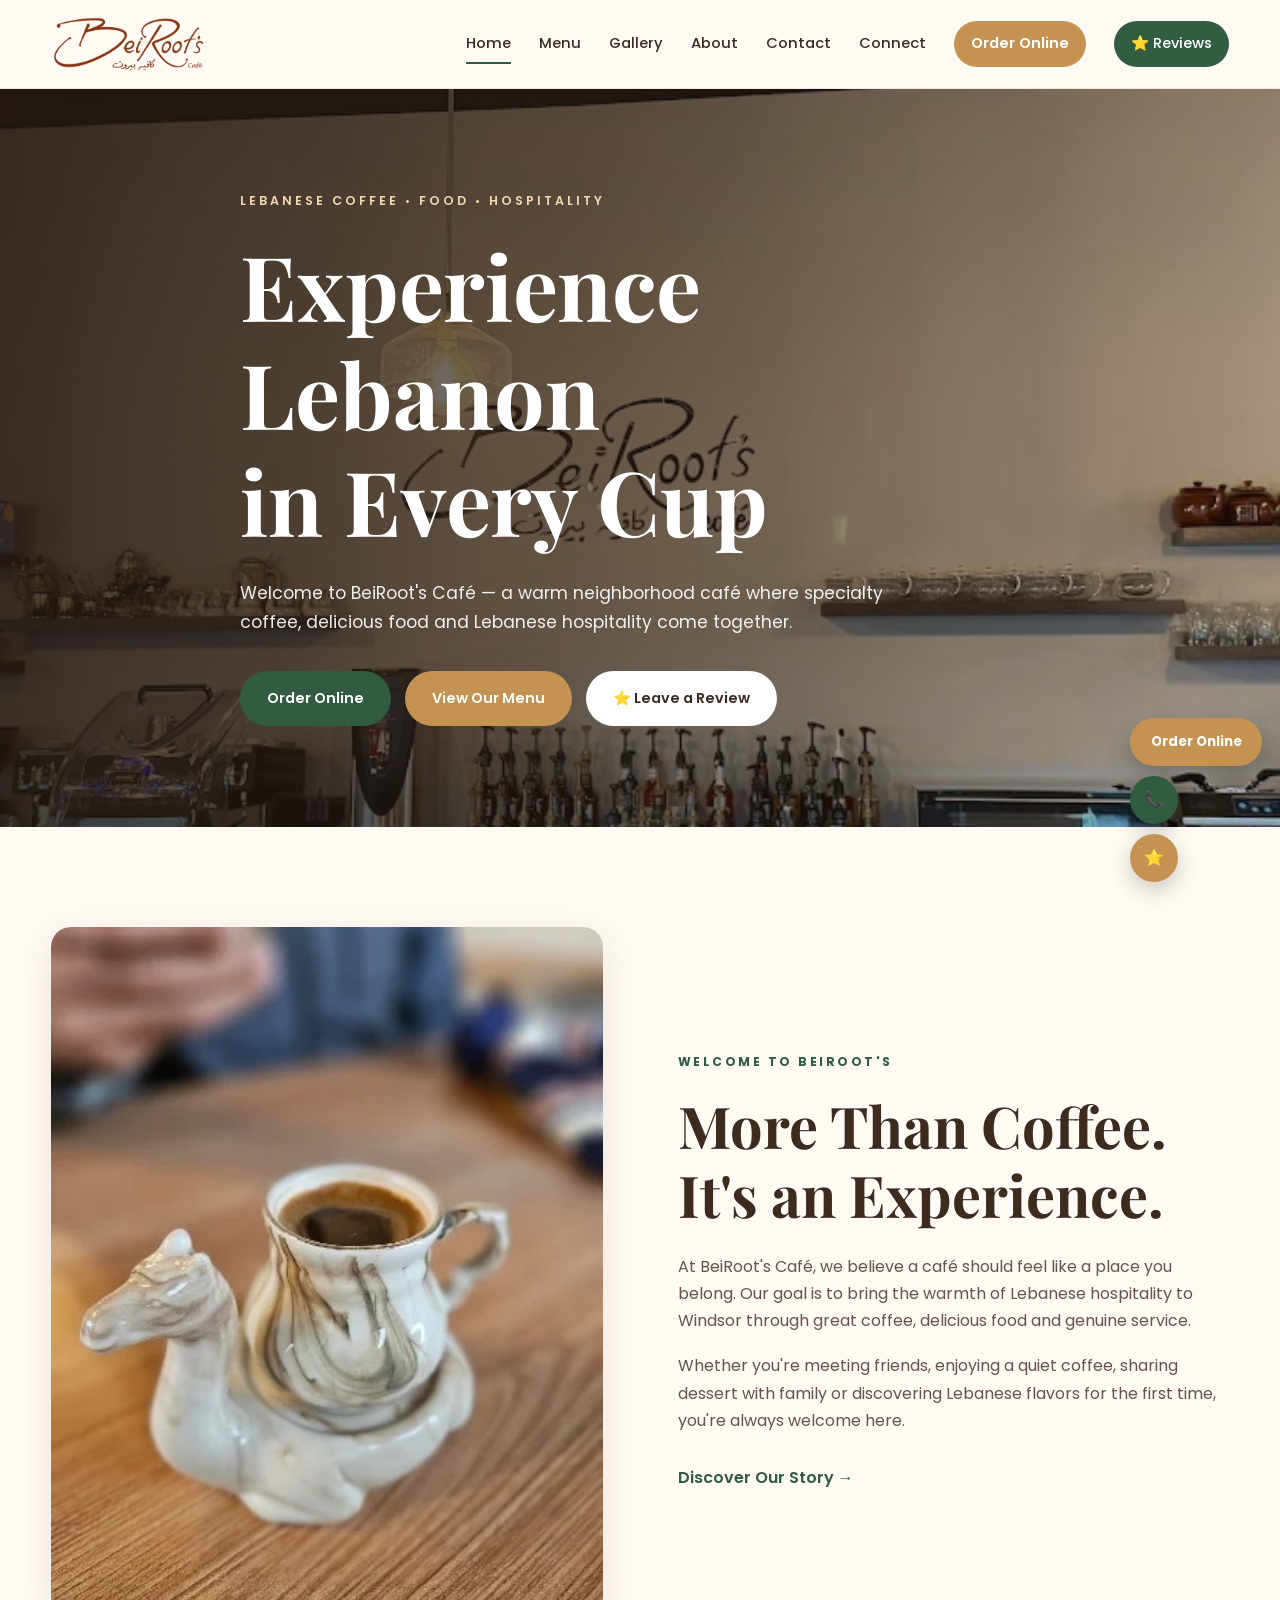
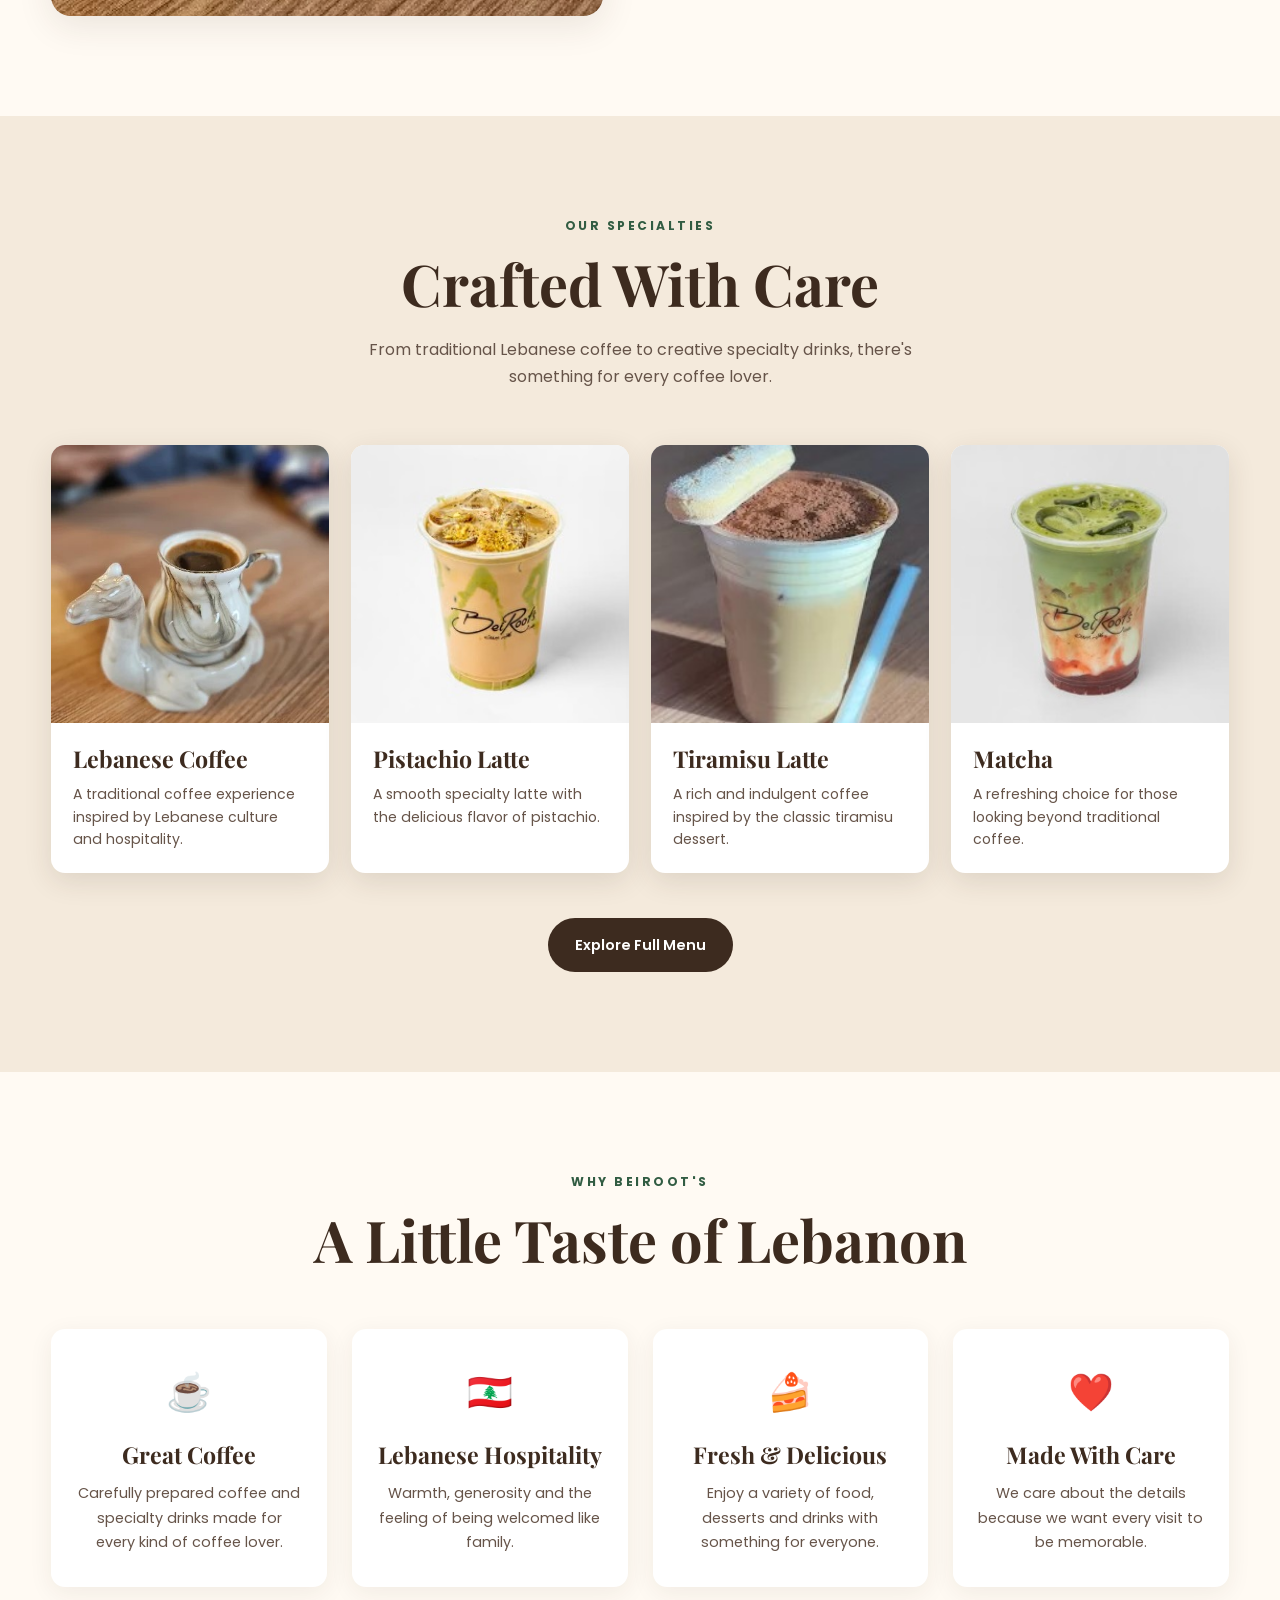
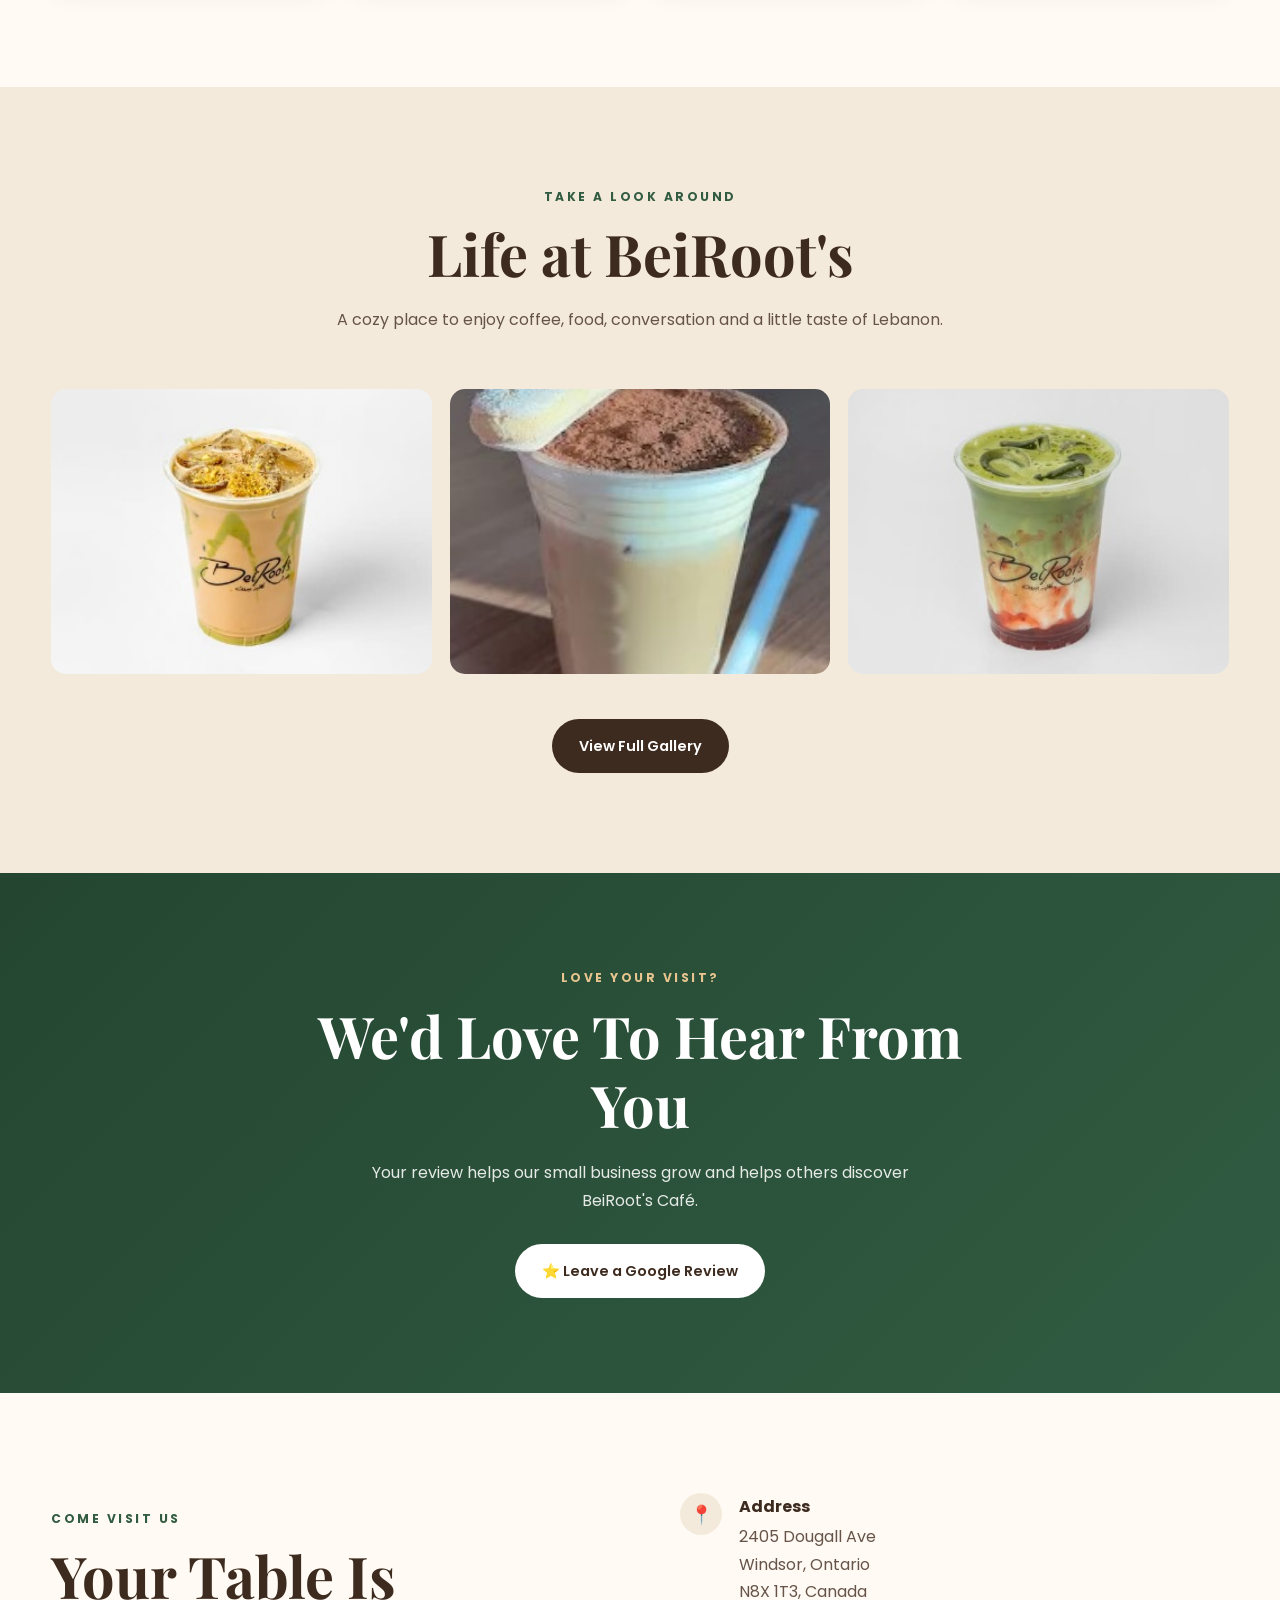
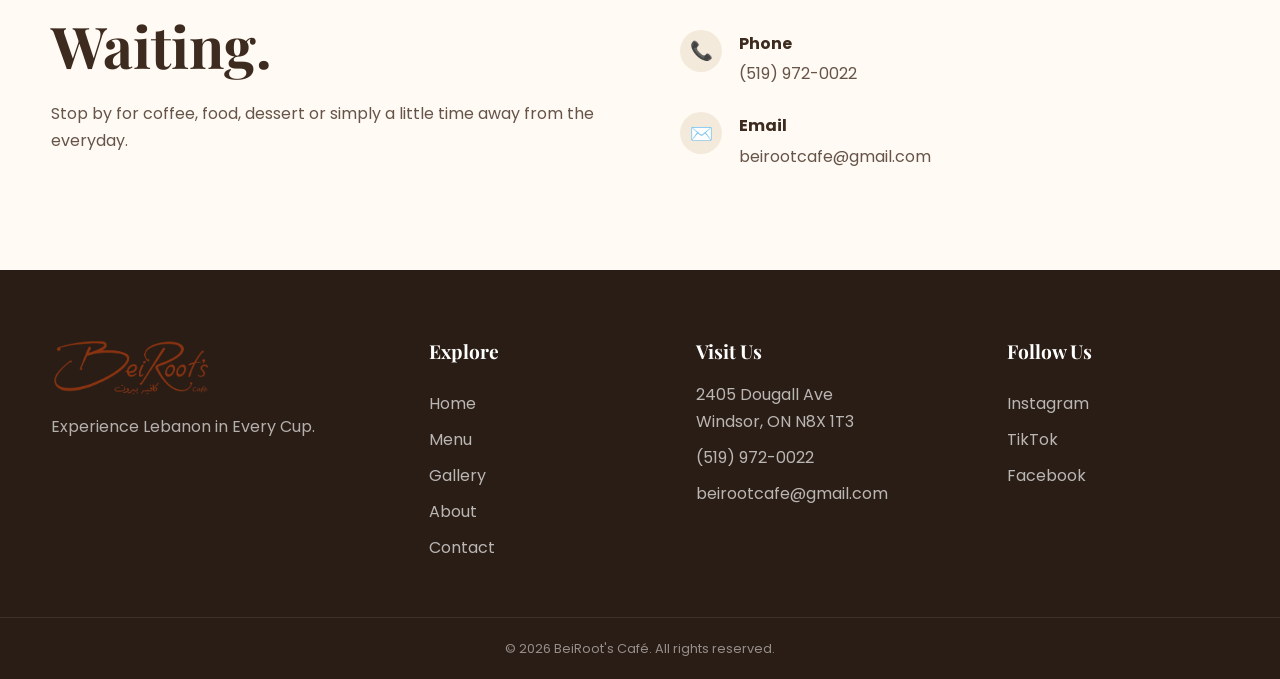
<file: index.html>
<!DOCTYPE html>
<html lang="en">

<head>
    <meta charset="UTF-8">

    <meta name="viewport" content="width=device-width, initial-scale=1.0">

    <title>BeiRoot's Café | Lebanese Coffee & Hospitality in Windsor</title>

    <meta
        name="description"
        content="BeiRoot's Café in Windsor, Ontario — specialty coffee, Lebanese hospitality, fresh food and delicious desserts."
    >

    <meta name="theme-color" content="#3D2B1F">

    <link rel="stylesheet" href="assets/css/style.css">

    <link rel="preconnect" href="https://fonts.googleapis.com">
    <link rel="preconnect" href="https://fonts.gstatic.com" crossorigin>

    <link
        href="https://fonts.googleapis.com/css2?family=Playfair+Display:wght@500;600;700&family=Poppins:wght@300;400;500;600;700&display=swap"
        rel="stylesheet"
    >
</head>

<body>

<!-- =========================
     HEADER
========================= -->

<header class="site-header">

    <div class="container nav-container">

        <a href="index.html" class="logo-link" aria-label="BeiRoot's Café Home">

            <img
                src="assets/images/logo.png"
                alt="BeiRoot's Café"
                class="site-logo"
            >

        </a>

        <button
            class="menu-toggle"
            id="menuToggle"
            aria-label="Open navigation menu"
            aria-expanded="false"
        >
            <span></span>
            <span></span>
            <span></span>
        </button>

        <nav class="main-nav" id="mainNav">

            <a href="index.html" class="active">Home</a>

            <a href="menu.html">Menu</a>

            <a href="gallery.html">Gallery</a>

            <a href="about.html">About</a>

            <a href="contact.html">Contact</a>

            <a href="connect.html">Connect</a>

            <a href="https://order.online/business/beiroots-caf-18323091" class="nav-order" target="_blank" rel="noopener noreferrer">Order Online</a>

            <a href="https://g.page/r/CZPEegWpCItdEBM/review"
               class="nav-review"
               target="_blank"
               rel="noopener noreferrer">
              ⭐ Reviews
             </a>

        </nav>

    </div>

</header>


<main>

<!-- =========================
     HERO
========================= -->

<section class="hero">

    <div class="hero-overlay"></div>

    <div class="container hero-content">

        <p class="hero-kicker">
            LEBANESE COFFEE • FOOD • HOSPITALITY
        </p>

        <h1>
            Experience Lebanon<br>
            in Every Cup
        </h1>

        <p class="hero-text">
            Welcome to BeiRoot's Café — a warm neighborhood café
            where specialty coffee, delicious food and Lebanese
            hospitality come together.
        </p>

        <div class="hero-buttons">

            <a href="https://order.online/business/beiroots-caf-18323091" class="btn btn-order" target="_blank" rel="noopener noreferrer">
                Order Online
            </a>

            <a href="menu.html" class="btn btn-primary">
                View Our Menu
            </a>

            <a href="https://g.page/r/CZPEegWpCItdEBM/review"
               class="btn btn-light"
               target="_blank"
               rel="noopener noreferrer">
              ⭐ Leave a Review
            </a>

        </div>

    </div>

</section>


<!-- =========================
     INTRODUCTION
========================= -->

<section class="intro section">

    <div class="container intro-grid">

        <div class="intro-image">

            <img
                src="assets/images/coffee/lebanese-coffee.jpg"
                alt="Traditional Lebanese coffee at BeiRoot's Café"
                loading="lazy"
            >

        </div>

        <div class="intro-content">

            <p class="section-label">
                WELCOME TO BEIROOT'S
            </p>

            <h2>
                More Than Coffee.<br>
                It's an Experience.
            </h2>

            <p>
                At BeiRoot's Café, we believe a café should feel like
                a place you belong. Our goal is to bring the warmth of
                Lebanese hospitality to Windsor through great coffee,
                delicious food and genuine service.
            </p>

            <p>
                Whether you're meeting friends, enjoying a quiet coffee,
                sharing dessert with family or discovering Lebanese
                flavors for the first time, you're always welcome here.
            </p>

            <a href="about.html" class="text-link">
                Discover Our Story →
            </a>

        </div>

    </div>

</section>


<!-- =========================
     FEATURED COFFEE
========================= -->

<section class="featured section section-light">

    <div class="container">

        <div class="section-heading">

            <p class="section-label">
                OUR SPECIALTIES
            </p>

            <h2>
                Crafted With Care
            </h2>

            <p>
                From traditional Lebanese coffee to creative specialty
                drinks, there's something for every coffee lover.
            </p>

        </div>


        <div class="coffee-grid">

            <!-- Lebanese Coffee -->

            <article class="product-card">

                <div class="product-image">

                    <img
                        src="assets/images/coffee/lebanese-coffee.jpg"
                        alt="Lebanese coffee"
                        loading="lazy"
                    >

                </div>

                <div class="product-content">

                    <h3>Lebanese Coffee</h3>

                    <p>
                        A traditional coffee experience inspired by
                        Lebanese culture and hospitality.
                    </p>

                </div>

            </article>


            <!-- Pistachio Latte -->

            <article class="product-card">

                <div class="product-image">

                    <img
                        src="assets/images/coffee/pistachio-latte.jpg"
                        alt="Pistachio latte"
                        loading="lazy"
                    >

                </div>

                <div class="product-content">

                    <h3>Pistachio Latte</h3>

                    <p>
                        A smooth specialty latte with the delicious
                        flavor of pistachio.
                    </p>

                </div>

            </article>


            <!-- Tiramisu Latte -->

            <article class="product-card">

                <div class="product-image">

                    <img
                        src="assets/images/coffee/tiramisu-latte.jpg"
                        alt="Tiramisu latte"
                        loading="lazy"
                    >

                </div>

                <div class="product-content">

                    <h3>Tiramisu Latte</h3>

                    <p>
                        A rich and indulgent coffee inspired by the
                        classic tiramisu dessert.
                    </p>

                </div>

            </article>


            <!-- Matcha -->

            <article class="product-card">

                <div class="product-image">

                    <img
                        src="assets/images/matcha/matcha.jpg"
                        alt="Matcha drink"
                        loading="lazy"
                    >

                </div>

                <div class="product-content">

                    <h3>Matcha</h3>

                    <p>
                        A refreshing choice for those looking beyond
                        traditional coffee.
                    </p>

                </div>

            </article>

        </div>


        <div class="section-button">

            <a href="menu.html" class="btn btn-dark">
                Explore Full Menu
            </a>

        </div>

    </div>

</section>


<!-- =========================
     WHY BEIROOT'S
========================= -->

<section class="values section">

    <div class="container">

        <div class="section-heading">

            <p class="section-label">
                WHY BEIROOT'S
            </p>

            <h2>
                A Little Taste of Lebanon
            </h2>

        </div>


        <div class="values-grid">

            <div class="value-card">

                <div class="value-icon">
                    ☕
                </div>

                <h3>Great Coffee</h3>

                <p>
                    Carefully prepared coffee and specialty drinks
                    made for every kind of coffee lover.
                </p>

            </div>


            <div class="value-card">

                <div class="value-icon">
                    🇱🇧
                </div>

                <h3>Lebanese Hospitality</h3>

                <p>
                    Warmth, generosity and the feeling of being
                    welcomed like family.
                </p>

            </div>


            <div class="value-card">

                <div class="value-icon">
                    🍰
                </div>

                <h3>Fresh & Delicious</h3>

                <p>
                    Enjoy a variety of food, desserts and drinks
                    with something for everyone.
                </p>

            </div>


            <div class="value-card">

                <div class="value-icon">
                    ❤️
                </div>

                <h3>Made With Care</h3>

                <p>
                    We care about the details because we want every
                    visit to be memorable.
                </p>

            </div>

        </div>

    </div>

</section>


<!-- =========================
     GALLERY PREVIEW
========================= -->

<section class="gallery-preview section section-light">

    <div class="container">

        <div class="section-heading">

            <p class="section-label">
                TAKE A LOOK AROUND
            </p>

            <h2>
                Life at BeiRoot's
            </h2>

            <p>
                A cozy place to enjoy coffee, food, conversation
                and a little taste of Lebanon.
            </p>

        </div>


        <div class="gallery-preview-grid">

            <a href="gallery.html" class="gallery-preview-item">

                <img
                    src="assets/images/coffee/pistachio-latte.jpg"
                    alt="Pistachio latte at BeiRoot's Café"
                    loading="lazy"
                >

            </a>


            <a href="gallery.html" class="gallery-preview-item">

                <img
                    src="assets/images/coffee/tiramisu-latte.jpg"
                    alt="Tiramisu latte at BeiRoot's Café"
                    loading="lazy"
                >

            </a>


            <a href="gallery.html" class="gallery-preview-item">

                <img
                    src="assets/images/matcha/matcha.jpg"
                    alt="Matcha at BeiRoot's Café"
                    loading="lazy"
                >

            </a>

        </div>


        <div class="section-button">

            <a href="gallery.html" class="btn btn-dark">
                View Full Gallery
            </a>

        </div>

    </div>

</section>


<!-- =========================
     REVIEW CTA
========================= -->

<section class="review-cta">

    <div class="container review-content">

        <p class="section-label light-label">
            LOVE YOUR VISIT?
        </p>

        <h2>
            We'd Love To Hear From You
        </h2>

        <p>
            Your review helps our small business grow and helps
            others discover BeiRoot's Café.
        </p>

        <a href="https://g.page/r/CZPEegWpCItdEBM/review"
           class="btn btn-light"
           target="_blank"
           rel="noopener noreferrer">
          ⭐ Leave a Google Review
        </a>

    </div>

</section>


<!-- =========================
     CONTACT PREVIEW
========================= -->

<section class="contact-preview section">

    <div class="container contact-preview-grid">

        <div>

            <p class="section-label">
                COME VISIT US
            </p>

            <h2>
                Your Table Is Waiting.
            </h2>

            <p>
                Stop by for coffee, food, dessert or simply a
                little time away from the everyday.
            </p>

        </div>


        <div class="contact-details">

            <div class="contact-detail">

                <span>📍</span>

                <div>

                    <strong>Address</strong>

                    <p>
                        2405 Dougall Ave<br>
                        Windsor, Ontario<br>
                        N8X 1T3, Canada
                    </p>

                </div>

            </div>


            <div class="contact-detail">

                <span>📞</span>

                <div>

                    <strong>Phone</strong>

                    <p>
                        <a href="tel:+15199720022">
                            (519) 972-0022
                        </a>
                    </p>

                </div>

            </div>


            <div class="contact-detail">

                <span>✉️</span>

                <div>

                    <strong>Email</strong>

                    <p>
                        <a href="mailto:beirootcafe@gmail.com">
                            beirootcafe@gmail.com
                        </a>
                    </p>

                </div>

            </div>

        </div>

    </div>

</section>

</main>


<!-- =========================
     FOOTER
========================= -->

<footer class="site-footer">

    <div class="container footer-grid">

        <div class="footer-brand">

            <img
                src="assets/images/logo.png"
                alt="BeiRoot's Café"
                class="footer-logo"
            >

            <p>
                Experience Lebanon in Every Cup.
            </p>

        </div>


        <div class="footer-links">

            <h3>Explore</h3>

            <a href="index.html">Home</a>
            <a href="menu.html">Menu</a>
            <a href="gallery.html">Gallery</a>
            <a href="about.html">About</a>
            <a href="contact.html">Contact</a>

        </div>


        <div class="footer-contact">

            <h3>Visit Us</h3>

            <p>
                2405 Dougall Ave<br>
                Windsor, ON N8X 1T3
            </p>

            <p>
                <a href="tel:+15199720022">
                    (519) 972-0022
                </a>
            </p>

            <p>
                <a href="mailto:beirootcafe@gmail.com">
                    beirootcafe@gmail.com
                </a>
            </p>

        </div>


        <div class="footer-social">

            <h3>Follow Us</h3>

            <a
                href="https://www.instagram.com/beiroots.cafe/"
                target="_blank"
                rel="noopener"
            >
                Instagram
            </a>

            <a
                href="https://www.tiktok.com/@beiroots.cafe"
                target="_blank"
                rel="noopener"
            >
                TikTok
            </a>

            <a
                href="https://www.facebook.com/share/1DWg4u2MUA/"
                target="_blank"
                rel="noopener"
            >
                Facebook
            </a>

        </div>

    </div>


    <div class="footer-bottom">

        <div class="container">

            <p>
                © 2026 BeiRoot's Café. All rights reserved.
            </p>

        </div>

    </div>

</footer>


<!-- Floating Actions -->

<div class="floating-actions">

    <a href="https://order.online/business/beiroots-caf-18323091" class="floating-order" aria-label="Order online from BeiRoot's Café" target="_blank" rel="noopener noreferrer">
        Order Online
    </a>

<a
        href="tel:+15199720022"
        class="floating-call"
        aria-label="Call BeiRoot's Café"
    >
        📞
    </a>

    <a href="https://g.page/r/CZPEegWpCItdEBM/review"
       class="floating-review"
       aria-label="Leave a review"
       target="_blank"
       rel="noopener noreferrer">
       ⭐
    </a>

</div>


<script src="assets/js/main.js"></script>

</body>

</html>
</file>
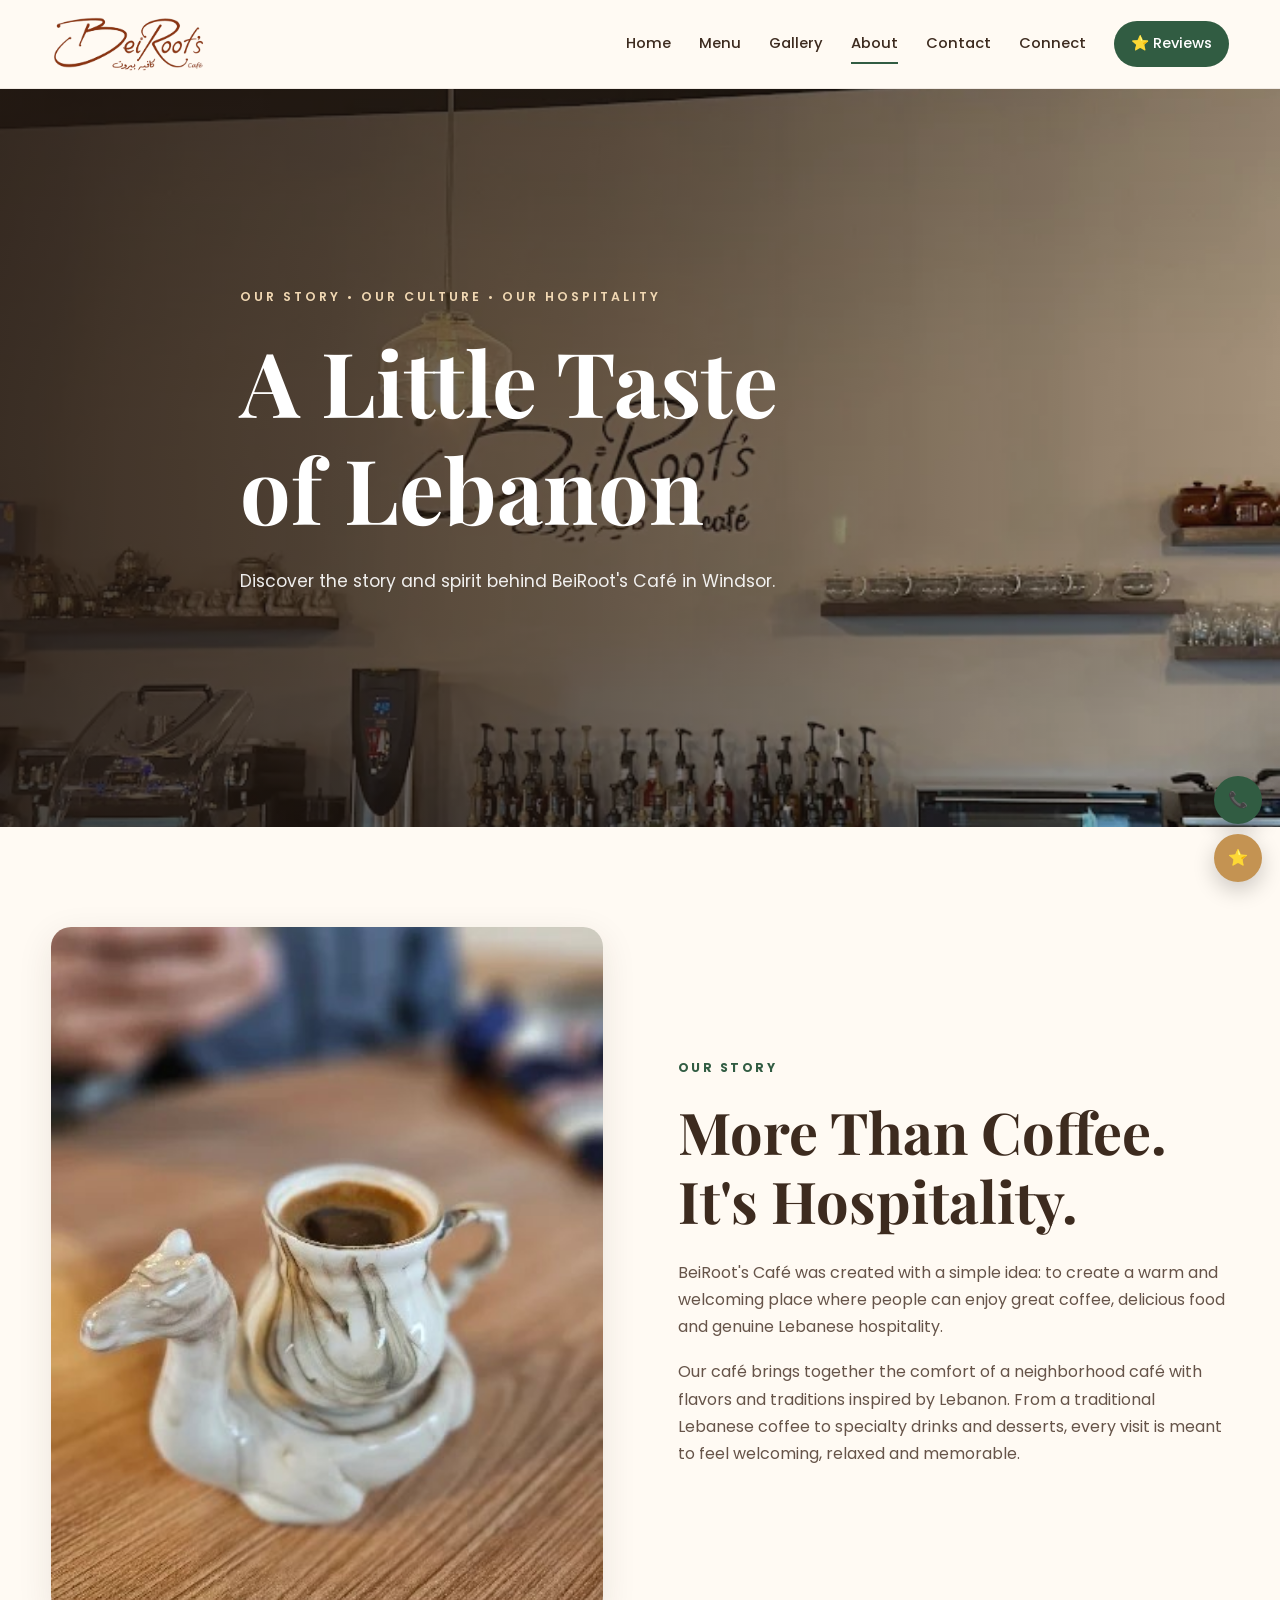
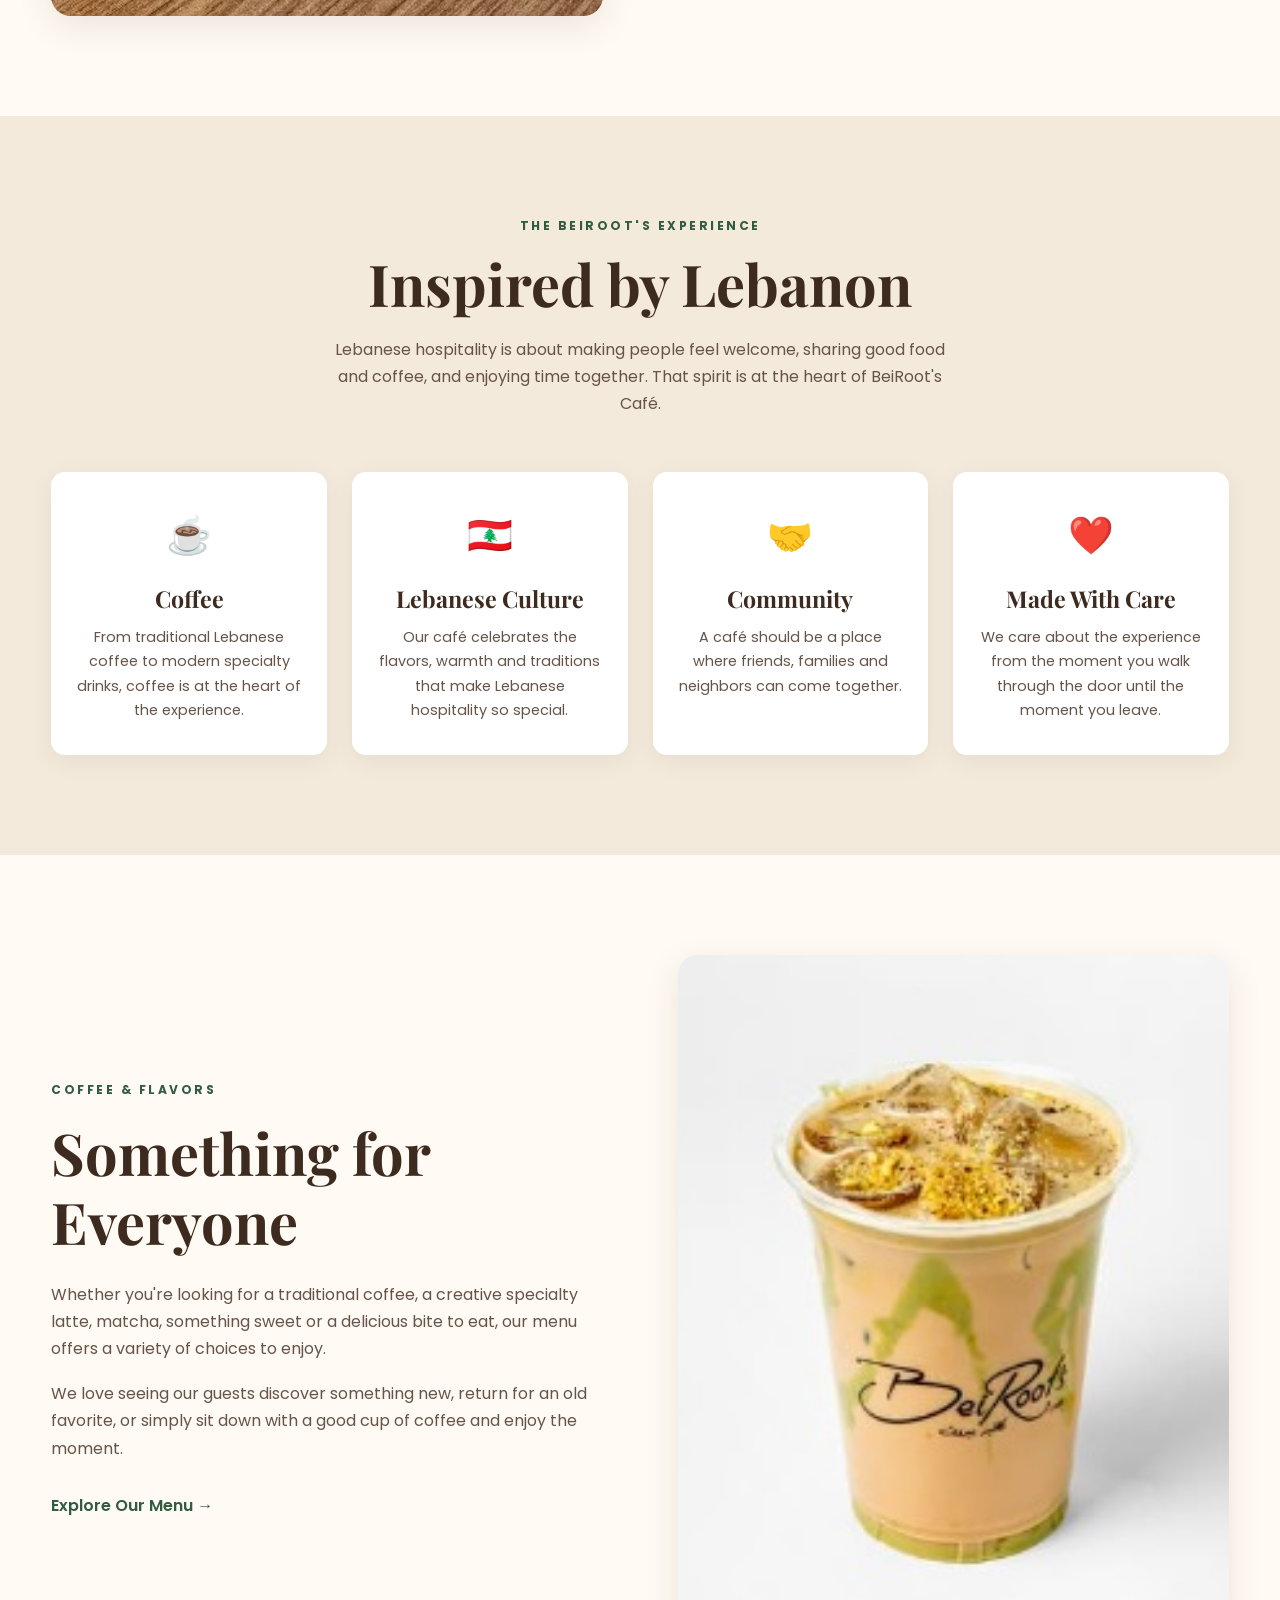
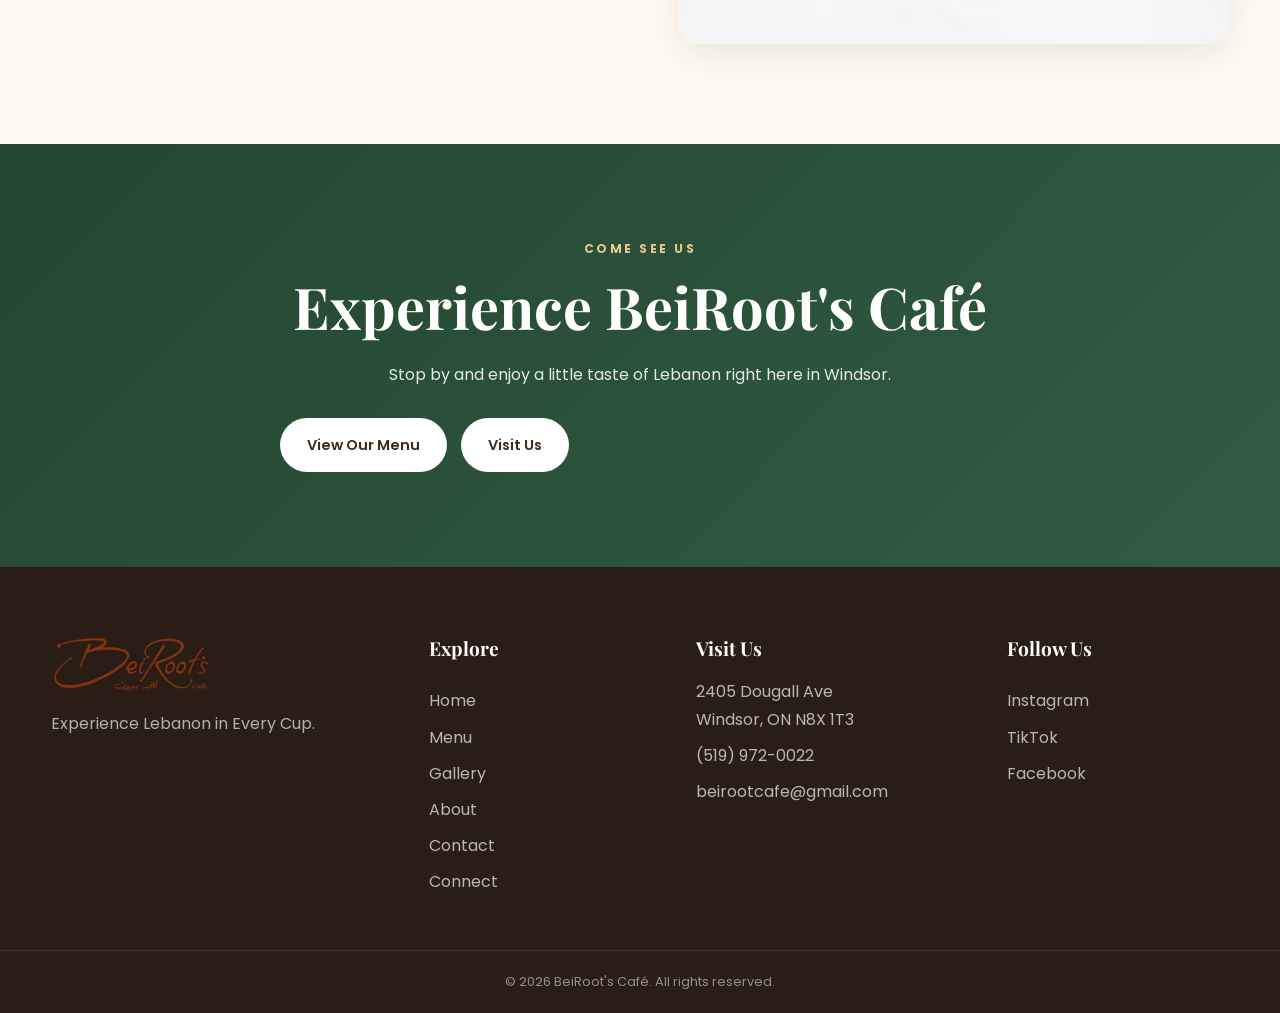
<file: about.html>
<!DOCTYPE html>
<html lang="en">

<head>
    <meta charset="UTF-8">

    <meta name="viewport" content="width=device-width, initial-scale=1.0">

    <title>About BeiRoot's Café | Lebanese Café in Windsor</title>

    <meta
        name="description"
        content="Learn about BeiRoot's Café in Windsor, Ontario — a neighborhood café inspired by Lebanese coffee, culture and hospitality."
    >

    <meta name="theme-color" content="#3D2B1F">

    <link rel="stylesheet" href="assets/css/style.css">

    <link rel="preconnect" href="https://fonts.googleapis.com">
    <link rel="preconnect" href="https://fonts.gstatic.com" crossorigin>

    <link
        href="https://fonts.googleapis.com/css2?family=Playfair+Display:wght@500;600;700&family=Poppins:wght@300;400;500;600;700&display=swap"
        rel="stylesheet"
    >
</head>

<body>

<!-- =========================
     HEADER
========================= -->

<header class="site-header">

    <div class="container nav-container">

        <a
            href="index.html"
            class="logo-link"
            aria-label="BeiRoot's Café Home"
        >
            <img
                src="assets/images/logo.png"
                alt="BeiRoot's Café"
                class="site-logo"
            >
        </a>


        <button
            class="menu-toggle"
            id="menuToggle"
            aria-label="Open navigation menu"
            aria-expanded="false"
        >
            <span></span>
            <span></span>
            <span></span>
        </button>


        <nav class="main-nav" id="mainNav">

            <a href="index.html">
                Home
            </a>

            <a href="menu.html">
                Menu
            </a>

            <a href="gallery.html">
                Gallery
            </a>

            <a href="about.html" class="active">
                About
            </a>

            <a href="contact.html">
                Contact
            </a>

            <a href="connect.html">
                Connect
            </a>

            <a
                href="https://g.page/r/CZPEegWpCItdEBM/review"
                class="nav-review"
                target="_blank"
                rel="noopener noreferrer"
            >
                ⭐ Reviews
            </a>

        </nav>

    </div>

</header>


<main>

<!-- =========================
     PAGE HERO
========================= -->

<section class="hero">

    <div class="hero-overlay"></div>

    <div class="container hero-content">

        <p class="hero-kicker">
            OUR STORY • OUR CULTURE • OUR HOSPITALITY
        </p>

        <h1>
            A Little Taste<br>
            of Lebanon
        </h1>

        <p class="hero-text">
            Discover the story and spirit behind
            BeiRoot's Café in Windsor.
        </p>

    </div>

</section>


<!-- =========================
     OUR STORY
========================= -->

<section class="intro section">

    <div class="container intro-grid">

        <div class="intro-image">

            <img
                src="assets/images/coffee/lebanese-coffee.jpg"
                alt="Lebanese coffee at BeiRoot's Café"
                loading="lazy"
            >

        </div>


        <div class="intro-content">

            <p class="section-label">
                OUR STORY
            </p>

            <h2>
                More Than Coffee.
                It's Hospitality.
            </h2>

            <p>
                BeiRoot's Café was created with a simple idea:
                to create a warm and welcoming place where people
                can enjoy great coffee, delicious food and genuine
                Lebanese hospitality.
            </p>

            <p>
                Our café brings together the comfort of a neighborhood
                café with flavors and traditions inspired by Lebanon.
                From a traditional Lebanese coffee to specialty drinks
                and desserts, every visit is meant to feel welcoming,
                relaxed and memorable.
            </p>

        </div>

    </div>

</section>


<!-- =========================
     LEBANESE HOSPITALITY
========================= -->

<section class="section section-light">

    <div class="container">

        <div class="section-heading">

            <p class="section-label">
                THE BEIROOT'S EXPERIENCE
            </p>

            <h2>
                Inspired by Lebanon
            </h2>

            <p>
                Lebanese hospitality is about making people feel
                welcome, sharing good food and coffee, and enjoying
                time together. That spirit is at the heart of
                BeiRoot's Café.
            </p>

        </div>


        <div class="values-grid">


            <div class="value-card">

                <div class="value-icon">
                    ☕
                </div>

                <h3>
                    Coffee
                </h3>

                <p>
                    From traditional Lebanese coffee to modern
                    specialty drinks, coffee is at the heart of
                    the experience.
                </p>

            </div>


            <div class="value-card">

                <div class="value-icon">
                    🇱🇧
                </div>

                <h3>
                    Lebanese Culture
                </h3>

                <p>
                    Our café celebrates the flavors, warmth and
                    traditions that make Lebanese hospitality
                    so special.
                </p>

            </div>


            <div class="value-card">

                <div class="value-icon">
                    🤝
                </div>

                <h3>
                    Community
                </h3>

                <p>
                    A café should be a place where friends,
                    families and neighbors can come together.
                </p>

            </div>


            <div class="value-card">

                <div class="value-icon">
                    ❤️
                </div>

                <h3>
                    Made With Care
                </h3>

                <p>
                    We care about the experience from the moment
                    you walk through the door until the moment
                    you leave.
                </p>

            </div>

        </div>

    </div>

</section>


<!-- =========================
     COFFEE & FLAVORS
========================= -->

<section class="section">

    <div class="container intro-grid">

        <div class="intro-content">

            <p class="section-label">
                COFFEE & FLAVORS
            </p>

            <h2>
                Something for Everyone
            </h2>

            <p>
                Whether you're looking for a traditional coffee,
                a creative specialty latte, matcha, something sweet
                or a delicious bite to eat, our menu offers a variety
                of choices to enjoy.
            </p>

            <p>
                We love seeing our guests discover something new,
                return for an old favorite, or simply sit down
                with a good cup of coffee and enjoy the moment.
            </p>

            <a
                href="menu.html"
                class="text-link"
            >
                Explore Our Menu →
            </a>

        </div>


        <div class="intro-image">

            <img
                src="assets/images/coffee/pistachio-latte.jpg"
                alt="Pistachio latte at BeiRoot's Café"
                loading="lazy"
            >

        </div>

    </div>

</section>


<!-- =========================
     VISIT US CTA
========================= -->

<section class="review-cta">

    <div class="container review-content">

        <p class="section-label light-label">
            COME SEE US
        </p>

        <h2>
            Experience BeiRoot's Café
        </h2>

        <p>
            Stop by and enjoy a little taste of Lebanon
            right here in Windsor.
        </p>

        <div class="hero-buttons">

            <a
                href="menu.html"
                class="btn btn-light"
            >
                View Our Menu
            </a>

            <a
                href="contact.html"
                class="btn btn-light"
            >
                Visit Us
            </a>

        </div>

    </div>

</section>

</main>


<!-- =========================
     FOOTER
========================= -->

<footer class="site-footer">

    <div class="container footer-grid">


        <div class="footer-brand">

            <img
                src="assets/images/logo.png"
                alt="BeiRoot's Café"
                class="footer-logo"
            >

            <p>
                Experience Lebanon in Every Cup.
            </p>

        </div>


        <div class="footer-links">

            <h3>
                Explore
            </h3>

            <a href="index.html">
                Home
            </a>

            <a href="menu.html">
                Menu
            </a>

            <a href="gallery.html">
                Gallery
            </a>

            <a href="about.html">
                About
            </a>

            <a href="contact.html">
                Contact
            </a>

            <a href="connect.html">
                Connect
            </a>

        </div>


        <div class="footer-contact">

            <h3>
                Visit Us
            </h3>

            <p>
                2405 Dougall Ave<br>
                Windsor, ON N8X 1T3
            </p>

            <p>
                <a href="tel:+15199720022">
                    (519) 972-0022
                </a>
            </p>

            <p>
                <a href="mailto:beirootcafe@gmail.com">
                    beirootcafe@gmail.com
                </a>
            </p>

        </div>


        <div class="footer-social">

            <h3>
                Follow Us
            </h3>

            <a
                href="https://www.instagram.com/beiroots.cafe/"
                target="_blank"
                rel="noopener noreferrer"
            >
                Instagram
            </a>

            <a
                href="https://www.tiktok.com/@beiroots.cafe"
                target="_blank"
                rel="noopener noreferrer"
            >
                TikTok
            </a>

            <a
                href="https://www.facebook.com/share/1DWg4u2MUA/"
                target="_blank"
                rel="noopener noreferrer"
            >
                Facebook
            </a>

        </div>

    </div>


    <div class="footer-bottom">

        <div class="container">

            <p>
                © 2026 BeiRoot's Café. All rights reserved.
            </p>

        </div>

    </div>

</footer>


<!-- =========================
     FLOATING ACTIONS
========================= -->

<div class="floating-actions">

    <a
        href="tel:+15199720022"
        class="floating-call"
        aria-label="Call BeiRoot's Café"
    >
        📞
    </a>

    <a
        href="https://g.page/r/CZPEegWpCItdEBM/review"
        class="floating-review"
        aria-label="Leave a Google review"
        target="_blank"
        rel="noopener noreferrer"
    >
        ⭐
    </a>

</div>


<script src="assets/js/main.js"></script>

</body>

</html>
</file>
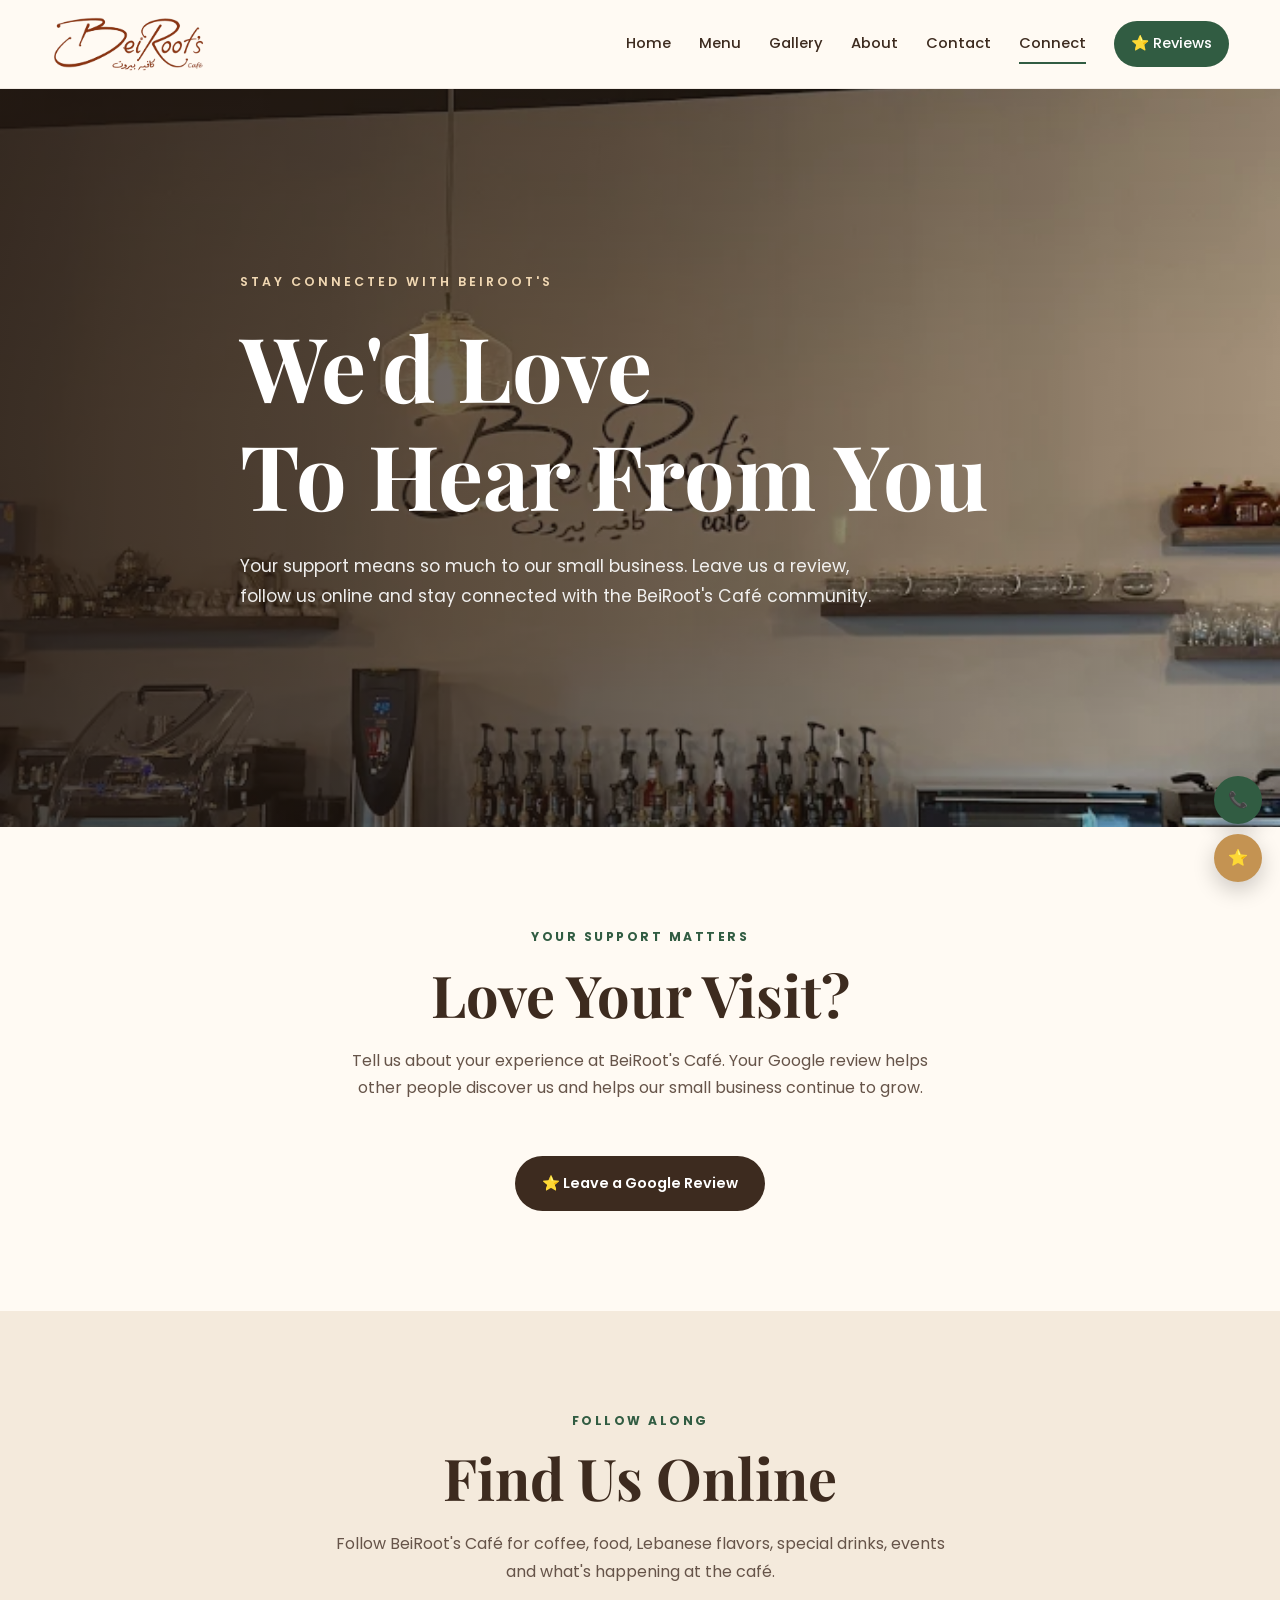
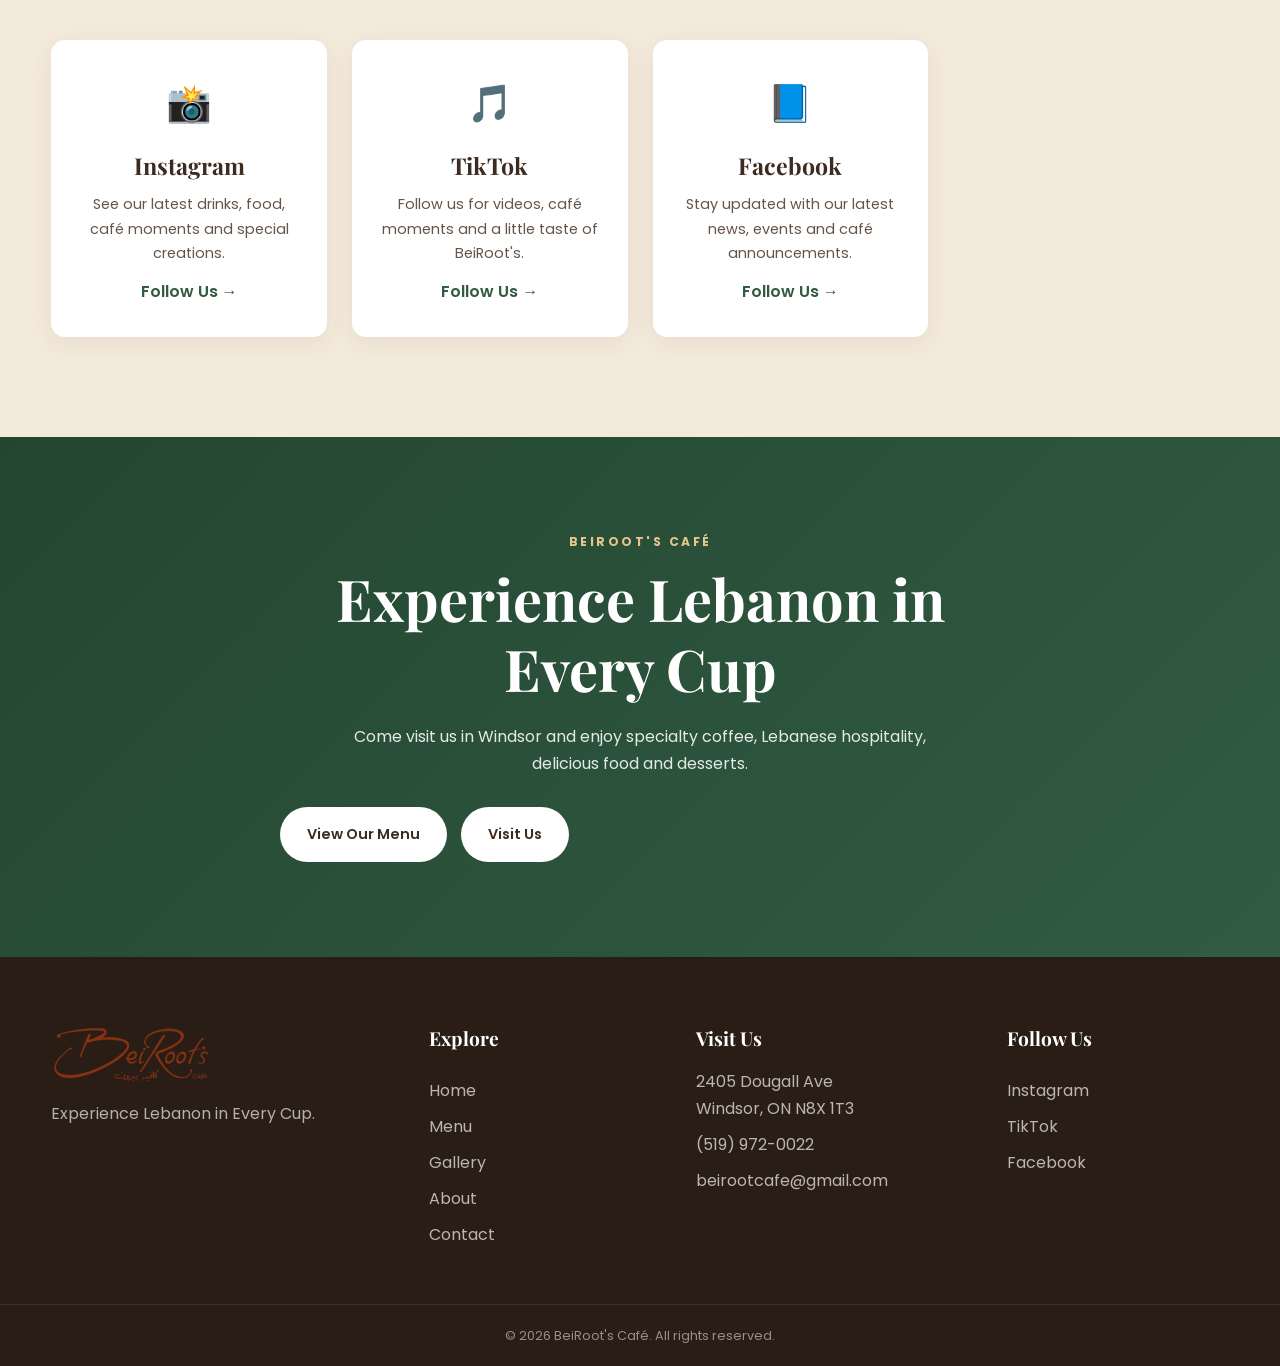
<file: connect.html>
<!DOCTYPE html>
<html lang="en">

<head>
    <meta charset="UTF-8">

    <meta name="viewport" content="width=device-width, initial-scale=1.0">

    <title>Connect With BeiRoot's Café | Windsor</title>

    <meta
        name="description"
        content="Connect with BeiRoot's Café in Windsor, Ontario. Leave us a Google review and follow us on Instagram, TikTok and Facebook."
    >

    <meta name="theme-color" content="#3D2B1F">

    <link rel="stylesheet" href="assets/css/style.css">

    <link rel="preconnect" href="https://fonts.googleapis.com">
    <link rel="preconnect" href="https://fonts.gstatic.com" crossorigin>

    <link
        href="https://fonts.googleapis.com/css2?family=Playfair+Display:wght@500;600;700&family=Poppins:wght@300;400;500;600;700&display=swap"
        rel="stylesheet"
    >
</head>

<body>

<!-- =========================
     HEADER
========================= -->

<header class="site-header">

    <div class="container nav-container">

        <a
            href="index.html"
            class="logo-link"
            aria-label="BeiRoot's Café Home"
        >

            <img
                src="assets/images/logo.png"
                alt="BeiRoot's Café"
                class="site-logo"
            >

        </a>


        <button
            class="menu-toggle"
            id="menuToggle"
            aria-label="Open navigation menu"
            aria-expanded="false"
        >

            <span></span>
            <span></span>
            <span></span>

        </button>


        <nav class="main-nav" id="mainNav">

            <a href="index.html">
                Home
            </a>

            <a href="menu.html">
                Menu
            </a>

            <a href="gallery.html">
                Gallery
            </a>

          <a href="about.html">
    About
</a>

<a href="contact.html">
    Contact
</a>

<a href="connect.html" class="active">
    Connect
</a>

<a
    href="https://g.page/r/CZPEegWpCItdEBM/review"
    class="nav-review"
    target="_blank"
    rel="noopener noreferrer"
>
    ⭐ Reviews
</a>

        </nav>

    </div>

</header>


<main>

<!-- =========================
     PAGE HERO
========================= -->

<section class="hero">

    <div class="hero-overlay"></div>

    <div class="container hero-content">

        <p class="hero-kicker">
            STAY CONNECTED WITH BEIROOT'S
        </p>

        <h1>
            We'd Love<br>
            To Hear From You
        </h1>

        <p class="hero-text">
            Your support means so much to our small business.
            Leave us a review, follow us online and stay connected
            with the BeiRoot's Café community.
        </p>

    </div>

</section>


<!-- =========================
     GOOGLE REVIEW
========================= -->

<section class="section">

    <div class="container">

        <div class="section-heading">

            <p class="section-label">
                YOUR SUPPORT MATTERS
            </p>

            <h2>
                Love Your Visit?
            </h2>

            <p>
                Tell us about your experience at BeiRoot's Café.
                Your Google review helps other people discover us
                and helps our small business continue to grow.
            </p>

        </div>


        <div class="section-button">

            <a
                href="https://g.page/r/CZPEegWpCItdEBM/review"
                class="btn btn-dark"
                target="_blank"
                rel="noopener noreferrer"
            >
                ⭐ Leave a Google Review
            </a>

        </div>

    </div>

</section>


<!-- =========================
     SOCIAL MEDIA
========================= -->

<section class="section section-light">

    <div class="container">

        <div class="section-heading">

            <p class="section-label">
                FOLLOW ALONG
            </p>

            <h2>
                Find Us Online
            </h2>

            <p>
                Follow BeiRoot's Café for coffee, food, Lebanese
                flavors, special drinks, events and what's happening
                at the café.
            </p>

        </div>


        <div class="values-grid">


            <!-- INSTAGRAM -->

            <div class="value-card">

                <div class="value-icon">
                    📸
                </div>

                <h3>
                    Instagram
                </h3>

                <p>
                    See our latest drinks, food, café moments
                    and special creations.
                </p>

                <a
                    href="https://www.instagram.com/beiroots.cafe/"
                    class="text-link"
                    target="_blank"
                    rel="noopener noreferrer"
                >
                    Follow Us →
                </a>

            </div>


            <!-- TIKTOK -->

            <div class="value-card">

                <div class="value-icon">
                    🎵
                </div>

                <h3>
                    TikTok
                </h3>

                <p>
                    Follow us for videos, café moments and
                    a little taste of BeiRoot's.
                </p>

                <a
                    href="https://www.tiktok.com/@beiroots.cafe"
                    class="text-link"
                    target="_blank"
                    rel="noopener noreferrer"
                >
                    Follow Us →
                </a>

            </div>


            <!-- FACEBOOK -->

            <div class="value-card">

                <div class="value-icon">
                    📘
                </div>

                <h3>
                    Facebook
                </h3>

                <p>
                    Stay updated with our latest news,
                    events and café announcements.
                </p>

                <a
                    href="https://www.facebook.com/share/1DWg4u2MUA/"
                    class="text-link"
                    target="_blank"
                    rel="noopener noreferrer"
                >
                    Follow Us →
                </a>

            </div>


        </div>

    </div>

</section>


<!-- =========================
     WEBSITE CTA
========================= -->

<section class="review-cta">

    <div class="container review-content">

        <p class="section-label light-label">
            BEIROOT'S CAFÉ
        </p>

        <h2>
            Experience Lebanon in Every Cup
        </h2>

        <p>
            Come visit us in Windsor and enjoy specialty coffee,
            Lebanese hospitality, delicious food and desserts.
        </p>

        <div class="hero-buttons">

            <a
                href="menu.html"
                class="btn btn-light"
            >
                View Our Menu
            </a>

            <a
                href="contact.html"
                class="btn btn-light"
            >
                Visit Us
            </a>

        </div>

    </div>

</section>

</main>


<!-- =========================
     FOOTER
========================= -->

<footer class="site-footer">

    <div class="container footer-grid">


        <div class="footer-brand">

            <img
                src="assets/images/logo.png"
                alt="BeiRoot's Café"
                class="footer-logo"
            >

            <p>
                Experience Lebanon in Every Cup.
            </p>

        </div>


        <div class="footer-links">

            <h3>
                Explore
            </h3>

            <a href="index.html">
                Home
            </a>

            <a href="menu.html">
                Menu
            </a>

            <a href="gallery.html">
                Gallery
            </a>

            <a href="about.html">
                About
            </a>

            <a href="contact.html">
                Contact
            </a>

        </div>


        <div class="footer-contact">

            <h3>
                Visit Us
            </h3>

            <p>
                2405 Dougall Ave<br>
                Windsor, ON N8X 1T3
            </p>

            <p>
                <a href="tel:+15199720022">
                    (519) 972-0022
                </a>
            </p>

            <p>
                <a href="mailto:beirootcafe@gmail.com">
                    beirootcafe@gmail.com
                </a>
            </p>

        </div>


        <div class="footer-social">

            <h3>
                Follow Us
            </h3>

            <a
                href="https://www.instagram.com/beiroots.cafe/"
                target="_blank"
                rel="noopener noreferrer"
            >
                Instagram
            </a>

            <a
                href="https://www.tiktok.com/@beiroots.cafe"
                target="_blank"
                rel="noopener noreferrer"
            >
                TikTok
            </a>

            <a
                href="https://www.facebook.com/share/1DWg4u2MUA/"
                target="_blank"
                rel="noopener noreferrer"
            >
                Facebook
            </a>

        </div>

    </div>


    <div class="footer-bottom">

        <div class="container">

            <p>
                © 2026 BeiRoot's Café. All rights reserved.
            </p>

        </div>

    </div>

</footer>


<!-- =========================
     FLOATING ACTIONS
========================= -->

<div class="floating-actions">

    <a
        href="tel:+15199720022"
        class="floating-call"
        aria-label="Call BeiRoot's Café"
    >
        📞
    </a>

    <a
        href="https://g.page/r/CZPEegWpCItdEBM/review"
        class="floating-review"
        aria-label="Leave a Google review"
        target="_blank"
        rel="noopener noreferrer"
    >
        ⭐
    </a>

</div>


<script src="assets/js/main.js"></script>

</body>

</html>
</file>
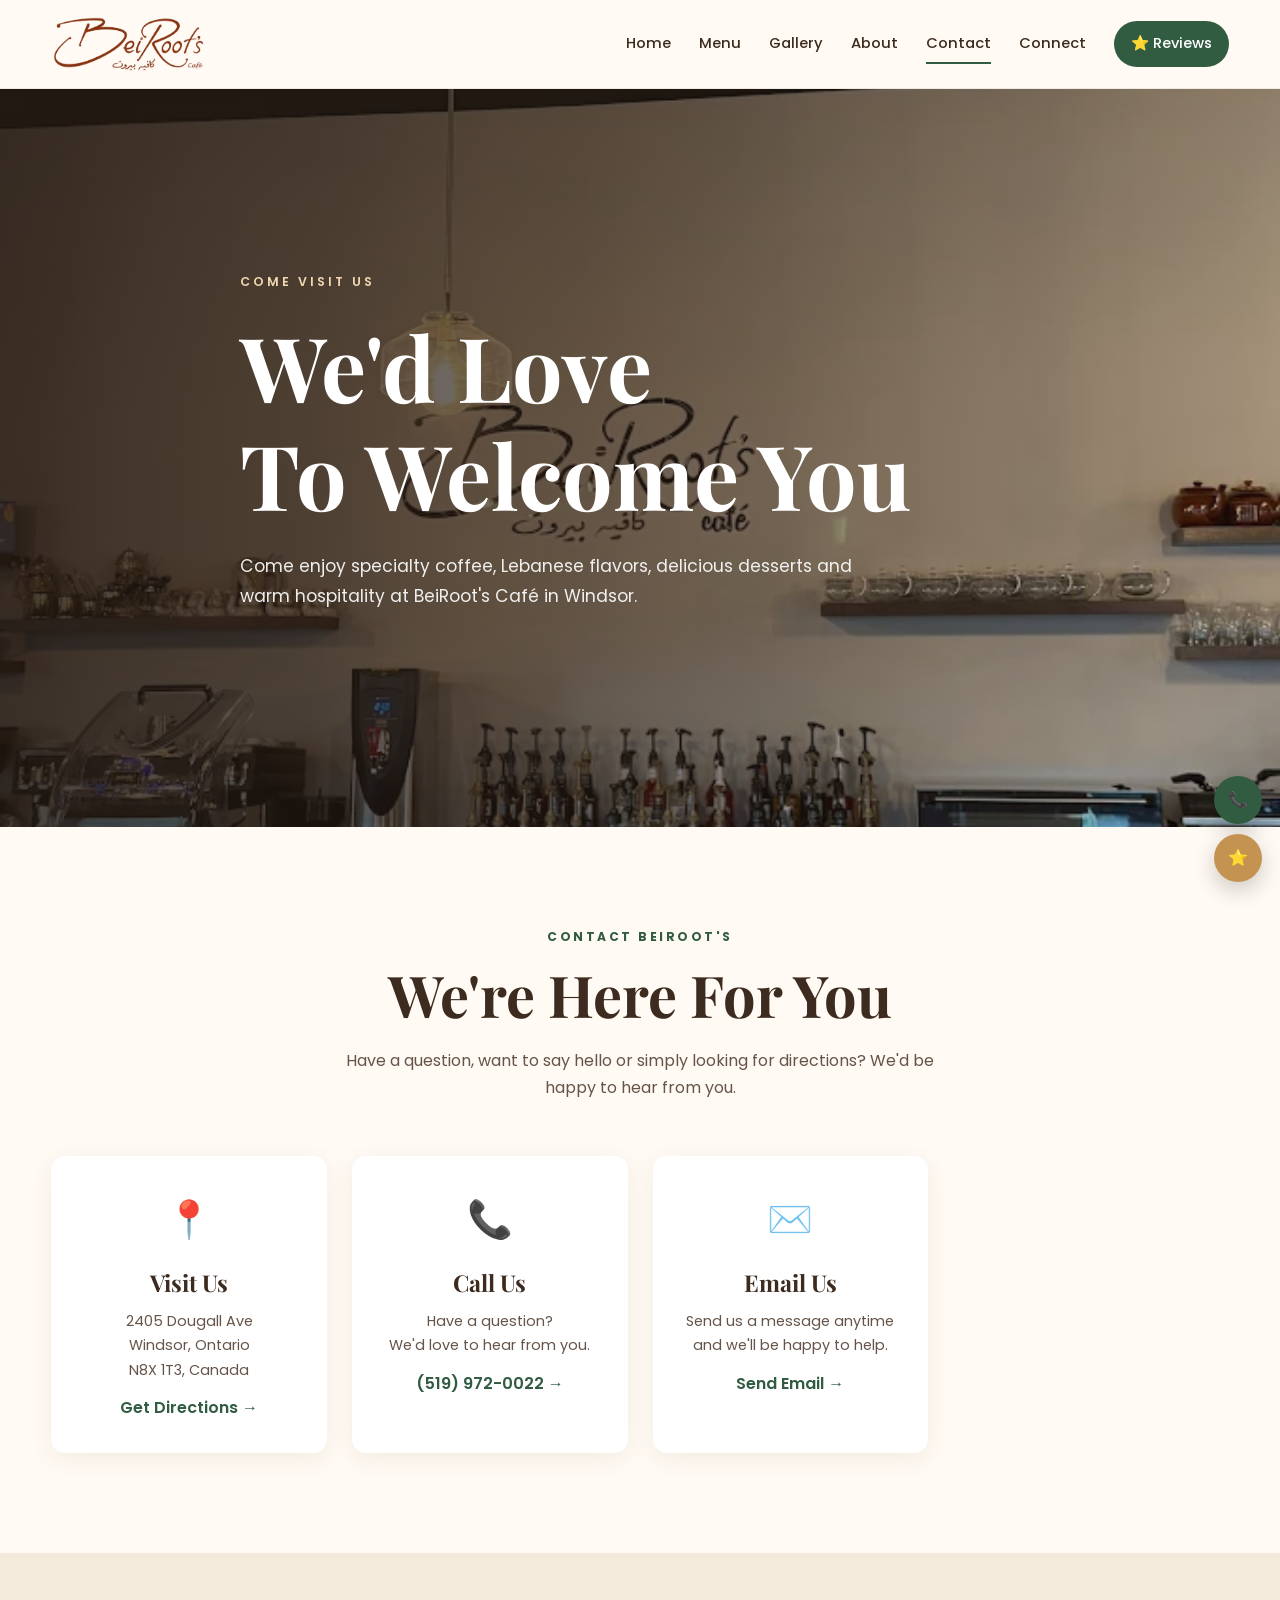
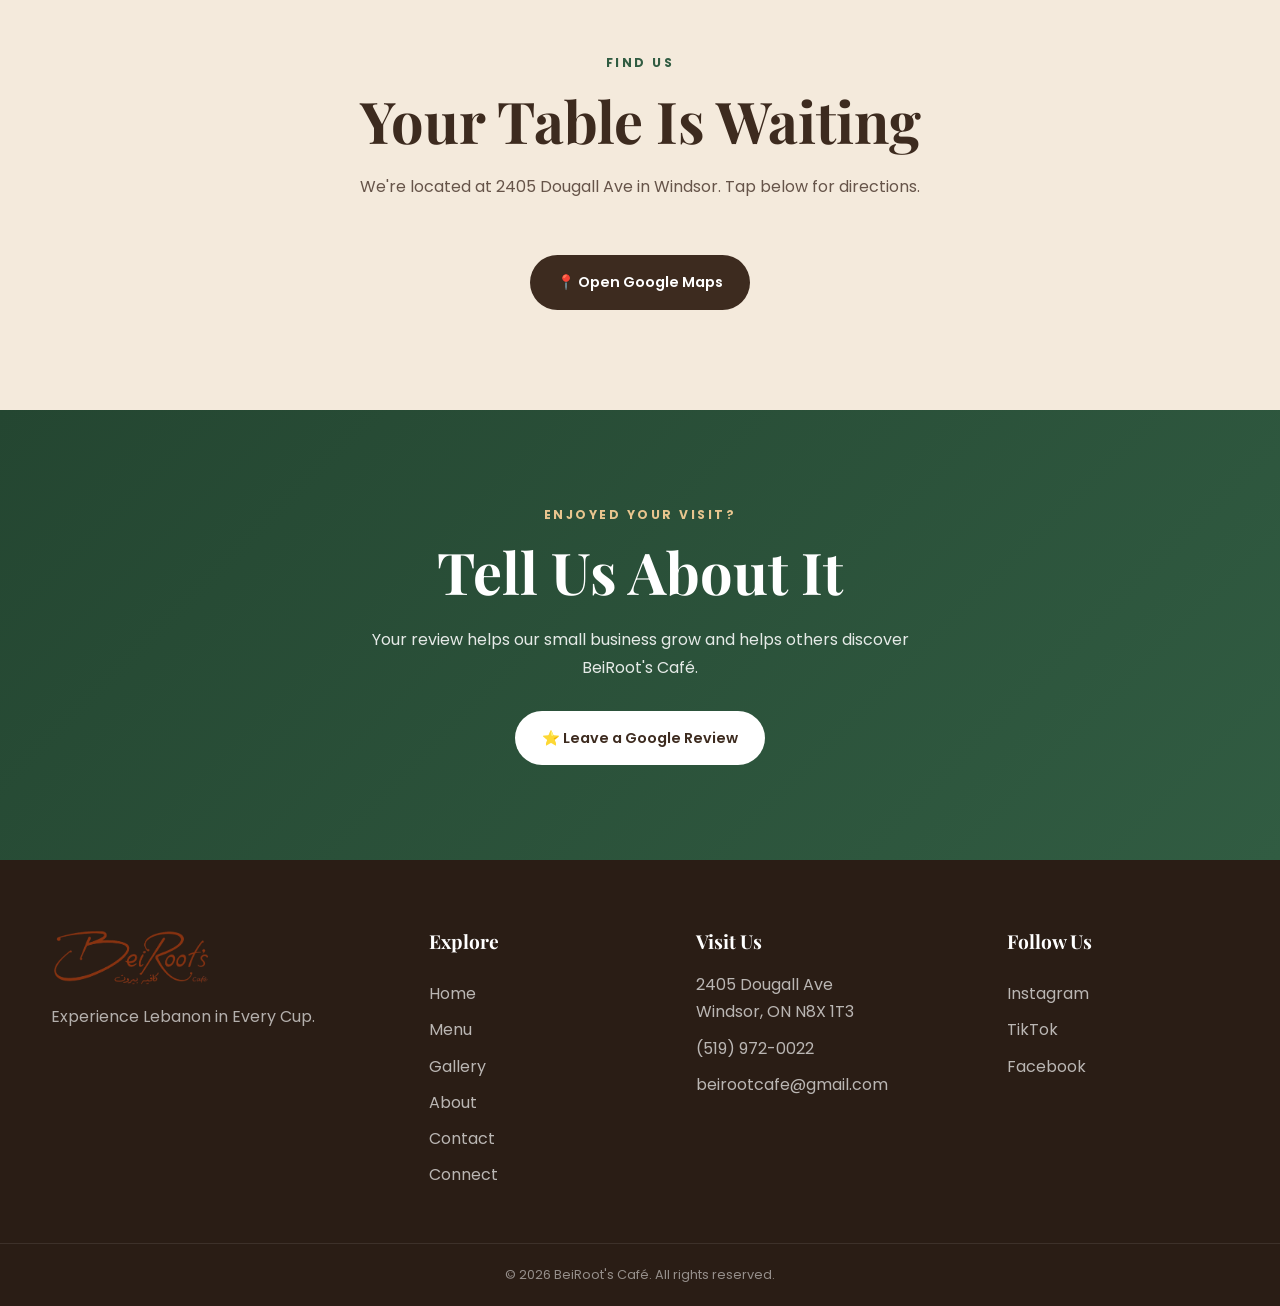
<file: contact.html>
<!DOCTYPE html>
<html lang="en">

<head>
    <meta charset="UTF-8">

    <meta name="viewport" content="width=device-width, initial-scale=1.0">

    <title>Contact BeiRoot's Café | Windsor, Ontario</title>

    <meta
        name="description"
        content="Visit or contact BeiRoot's Café in Windsor, Ontario. Find our address, phone number, email and directions."
    >

    <meta name="theme-color" content="#3D2B1F">

    <link rel="stylesheet" href="assets/css/style.css">

    <link rel="preconnect" href="https://fonts.googleapis.com">
    <link rel="preconnect" href="https://fonts.gstatic.com" crossorigin>

    <link
        href="https://fonts.googleapis.com/css2?family=Playfair+Display:wght@500;600;700&family=Poppins:wght@300;400;500;600;700&display=swap"
        rel="stylesheet"
    >
</head>

<body>

<header class="site-header">

    <div class="container nav-container">

        <a
            href="index.html"
            class="logo-link"
            aria-label="BeiRoot's Café Home"
        >
            <img
                src="assets/images/logo.png"
                alt="BeiRoot's Café"
                class="site-logo"
            >
        </a>

        <button
            class="menu-toggle"
            id="menuToggle"
            aria-label="Open navigation menu"
            aria-expanded="false"
        >
            <span></span>
            <span></span>
            <span></span>
        </button>

        <nav class="main-nav" id="mainNav">

            <a href="index.html">
                Home
            </a>

            <a href="menu.html">
                Menu
            </a>

            <a href="gallery.html">
                Gallery
            </a>

            <a href="about.html">
                About
            </a>

            <a href="contact.html" class="active">
                Contact
            </a>

            <a href="connect.html">
                Connect
            </a>

            <a
                href="https://g.page/r/CZPEegWpCItdEBM/review"
                class="nav-review"
                target="_blank"
                rel="noopener noreferrer"
            >
                ⭐ Reviews
            </a>

        </nav>

    </div>

</header>


<main>

<!-- =========================
     PAGE HERO
========================= -->

<section class="hero">

    <div class="hero-overlay"></div>

    <div class="container hero-content">

        <p class="hero-kicker">
            COME VISIT US
        </p>

        <h1>
            We'd Love<br>
            To Welcome You
        </h1>

        <p class="hero-text">
            Come enjoy specialty coffee, Lebanese flavors,
            delicious desserts and warm hospitality at
            BeiRoot's Café in Windsor.
        </p>

    </div>

</section>


<!-- =========================
     CONTACT INFORMATION
========================= -->

<section class="section">

    <div class="container">

        <div class="section-heading">

            <p class="section-label">
                CONTACT BEIROOT'S
            </p>

            <h2>
                We're Here For You
            </h2>

            <p>
                Have a question, want to say hello or simply
                looking for directions? We'd be happy to hear from you.
            </p>

        </div>


        <div class="values-grid">


            <!-- ADDRESS -->

            <div class="value-card">

                <div class="value-icon">
                    📍
                </div>

                <h3>
                    Visit Us
                </h3>

                <p>
                    2405 Dougall Ave<br>
                    Windsor, Ontario<br>
                    N8X 1T3, Canada
                </p>

                <a
                    href="https://www.google.com/maps/search/?api=1&query=BeiRoot%27s%20Caf%C3%A9%202405%20Dougall%20Ave%20Windsor%20ON%20N8X%201T3"
                    class="text-link"
                    target="_blank"
                    rel="noopener noreferrer"
                >
                    Get Directions →
                </a>

            </div>


            <!-- PHONE -->

            <div class="value-card">

                <div class="value-icon">
                    📞
                </div>

                <h3>
                    Call Us
                </h3>

                <p>
                    Have a question?<br>
                    We'd love to hear from you.
                </p>

                <a
                    href="tel:+15199720022"
                    class="text-link"
                >
                    (519) 972-0022 →
                </a>

            </div>


            <!-- EMAIL -->

            <div class="value-card">

                <div class="value-icon">
                    ✉️
                </div>

                <h3>
                    Email Us
                </h3>

                <p>
                    Send us a message anytime
                    and we'll be happy to help.
                </p>

                <a
                    href="mailto:beirootcafe@gmail.com"
                    class="text-link"
                >
                    Send Email →
                </a>

            </div>


        </div>

    </div>

</section>


<!-- =========================
     MAP / DIRECTIONS
========================= -->

<section class="section section-light">

    <div class="container">

        <div class="section-heading">

            <p class="section-label">
                FIND US
            </p>

            <h2>
                Your Table Is Waiting
            </h2>

            <p>
                We're located at 2405 Dougall Ave in Windsor.
                Tap below for directions.
            </p>

        </div>


        <div class="section-button">

            <a
                href="https://www.google.com/maps/search/?api=1&query=BeiRoot%27s%20Caf%C3%A9%202405%20Dougall%20Ave%20Windsor%20ON%20N8X%201T3"
                class="btn btn-dark"
                target="_blank"
                rel="noopener noreferrer"
            >
                📍 Open Google Maps
            </a>

        </div>

    </div>

</section>


<!-- =========================
     REVIEW CTA
========================= -->

<section class="review-cta">

    <div class="container review-content">

        <p class="section-label light-label">
            ENJOYED YOUR VISIT?
        </p>

        <h2>
            Tell Us About It
        </h2>

        <p>
            Your review helps our small business grow
            and helps others discover BeiRoot's Café.
        </p>

        <a
            href="https://g.page/r/CZPEegWpCItdEBM/review"
            class="btn btn-light"
            target="_blank"
            rel="noopener noreferrer"
        >
            ⭐ Leave a Google Review
        </a>

    </div>

</section>

</main>


<!-- =========================
     FOOTER
========================= -->

<footer class="site-footer">

    <div class="container footer-grid">


        <div class="footer-brand">

            <img
                src="assets/images/logo.png"
                alt="BeiRoot's Café"
                class="footer-logo"
            >

            <p>
                Experience Lebanon in Every Cup.
            </p>

        </div>


        <div class="footer-links">

            <h3>
                Explore
            </h3>

            <a href="index.html">
                Home
            </a>

            <a href="menu.html">
                Menu
            </a>

            <a href="gallery.html">
                Gallery
            </a>

            <a href="about.html">
                About
            </a>

            <a href="contact.html">
                Contact
            </a>

            <a href="connect.html">
                Connect
            </a>

        </div>


        <div class="footer-contact">

            <h3>
                Visit Us
            </h3>

            <p>
                2405 Dougall Ave<br>
                Windsor, ON N8X 1T3
            </p>

            <p>
                <a href="tel:+15199720022">
                    (519) 972-0022
                </a>
            </p>

            <p>
                <a href="mailto:beirootcafe@gmail.com">
                    beirootcafe@gmail.com
                </a>
            </p>

        </div>


        <div class="footer-social">

            <h3>
                Follow Us
            </h3>

            <a
                href="https://www.instagram.com/beiroots.cafe/"
                target="_blank"
                rel="noopener noreferrer"
            >
                Instagram
            </a>

            <a
                href="https://www.tiktok.com/@beiroots.cafe"
                target="_blank"
                rel="noopener noreferrer"
            >
                TikTok
            </a>

            <a
                href="https://www.facebook.com/share/1DWg4u2MUA/"
                target="_blank"
                rel="noopener noreferrer"
            >
                Facebook
            </a>

        </div>

    </div>


    <div class="footer-bottom">

        <div class="container">

            <p>
                © 2026 BeiRoot's Café. All rights reserved.
            </p>

        </div>

    </div>

</footer>


<!-- =========================
     FLOATING ACTIONS
========================= -->

<div class="floating-actions">

    <a
        href="tel:+15199720022"
        class="floating-call"
        aria-label="Call BeiRoot's Café"
    >
        📞
    </a>

    <a
        href="https://g.page/r/CZPEegWpCItdEBM/review"
        class="floating-review"
        aria-label="Leave a Google review"
        target="_blank"
        rel="noopener noreferrer"
    >
        ⭐
    </a>

</div>


<script src="assets/js/main.js"></script>

</body>

</html>
</file>
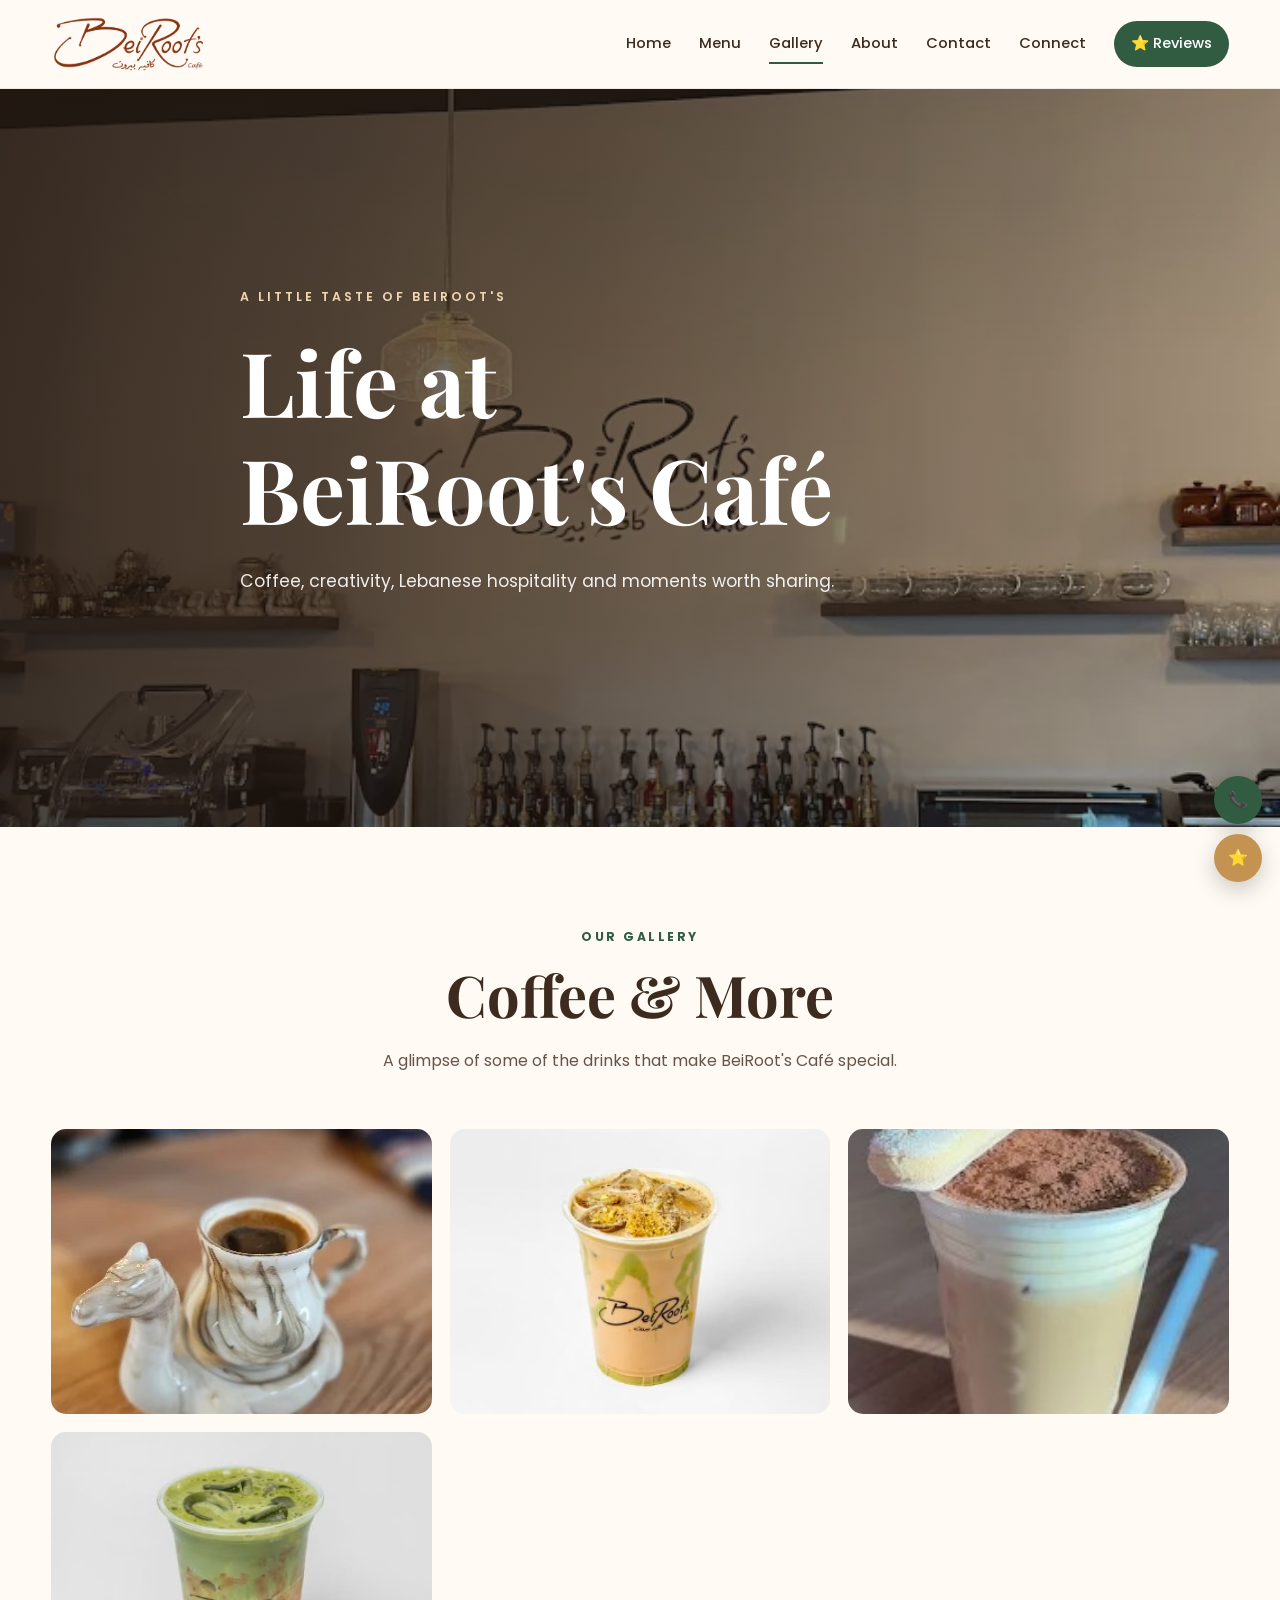
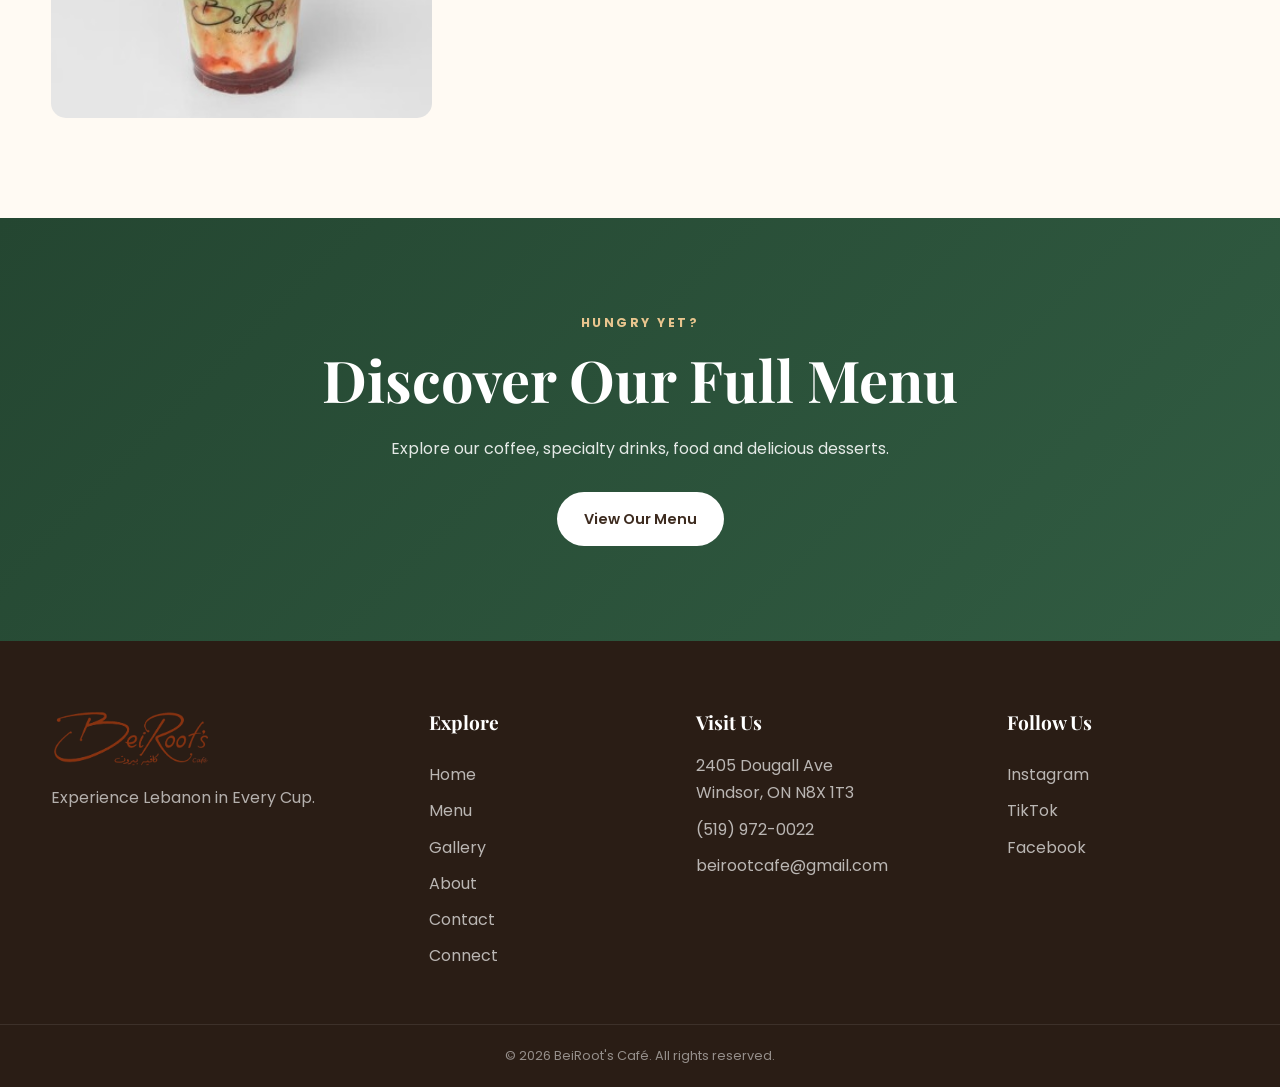
<file: gallery.html>
<!DOCTYPE html>
<html lang="en">

<head>
    <meta charset="UTF-8">

    <meta name="viewport" content="width=device-width, initial-scale=1.0">

    <title>Gallery | BeiRoot's Café | Windsor</title>

    <meta
        name="description"
        content="Explore BeiRoot's Café in Windsor through our coffee, matcha and café gallery."
    >

    <meta name="theme-color" content="#3D2B1F">

    <link rel="stylesheet" href="assets/css/style.css">

    <link rel="preconnect" href="https://fonts.googleapis.com">
    <link rel="preconnect" href="https://fonts.gstatic.com" crossorigin>

    <link
        href="https://fonts.googleapis.com/css2?family=Playfair+Display:wght@500;600;700&family=Poppins:wght@300;400;500;600;700&display=swap"
        rel="stylesheet"
    >
</head>

<body>

<header class="site-header">

    <div class="container nav-container">

        <a
            href="index.html"
            class="logo-link"
            aria-label="BeiRoot's Café Home"
        >
            <img
                src="assets/images/logo.png"
                alt="BeiRoot's Café"
                class="site-logo"
            >
        </a>

        <button
            class="menu-toggle"
            id="menuToggle"
            aria-label="Open navigation menu"
            aria-expanded="false"
        >
            <span></span>
            <span></span>
            <span></span>
        </button>

        <nav class="main-nav" id="mainNav">

            <a href="index.html">
                Home
            </a>

            <a href="menu.html">
                Menu
            </a>

            <a href="gallery.html" class="active">
                Gallery
            </a>

            <a href="about.html">
                About
            </a>

            <a href="contact.html">
                Contact
            </a>

            <a href="connect.html">
                Connect
            </a>

            <a
                href="https://g.page/r/CZPEegWpCItdEBM/review"
                class="nav-review"
                target="_blank"
                rel="noopener noreferrer"
            >
                ⭐ Reviews
            </a>

        </nav>

    </div>

</header>


<main>

<!-- =========================
     PAGE HERO
========================= -->

<section class="hero">

    <div class="hero-overlay"></div>

    <div class="container hero-content">

        <p class="hero-kicker">
            A LITTLE TASTE OF BEIROOT'S
        </p>

        <h1>
            Life at<br>
            BeiRoot's Café
        </h1>

        <p class="hero-text">
            Coffee, creativity, Lebanese hospitality and
            moments worth sharing.
        </p>

    </div>

</section>


<!-- =========================
     GALLERY
========================= -->

<section class="section">

    <div class="container">

        <div class="section-heading">

            <p class="section-label">
                OUR GALLERY
            </p>

            <h2>
                Coffee & More
            </h2>

            <p>
                A glimpse of some of the drinks that make
                BeiRoot's Café special.
            </p>

        </div>


        <div class="gallery-preview-grid">


            <!-- Lebanese Coffee -->

            <a
                href="assets/images/coffee/lebanese-coffee.jpg"
                class="gallery-preview-item"
                target="_blank"
            >

                <img
                    src="assets/images/coffee/lebanese-coffee.jpg"
                    alt="Lebanese coffee at BeiRoot's Café"
                    loading="lazy"
                >

            </a>


            <!-- Pistachio Latte -->

            <a
                href="assets/images/coffee/pistachio-latte.jpg"
                class="gallery-preview-item"
                target="_blank"
            >

                <img
                    src="assets/images/coffee/pistachio-latte.jpg"
                    alt="Pistachio latte at BeiRoot's Café"
                    loading="lazy"
                >

            </a>


            <!-- Tiramisu Latte -->

            <a
                href="assets/images/coffee/tiramisu-latte.jpg"
                class="gallery-preview-item"
                target="_blank"
            >

                <img
                    src="assets/images/coffee/tiramisu-latte.jpg"
                    alt="Tiramisu latte at BeiRoot's Café"
                    loading="lazy"
                >

            </a>


            <!-- Matcha -->

            <a
                href="assets/images/matcha/matcha.jpg"
                class="gallery-preview-item"
                target="_blank"
            >

                <img
                    src="assets/images/matcha/matcha.jpg"
                    alt="Matcha at BeiRoot's Café"
                    loading="lazy"
                >

            </a>

        </div>

    </div>

</section>


<!-- =========================
     MENU CTA
========================= -->

<section class="review-cta">

    <div class="container review-content">

        <p class="section-label light-label">
            HUNGRY YET?
        </p>

        <h2>
            Discover Our Full Menu
        </h2>

        <p>
            Explore our coffee, specialty drinks, food
            and delicious desserts.
        </p>

        <a
            href="menu.html"
            class="btn btn-light"
        >
            View Our Menu
        </a>

    </div>

</section>

</main>


<!-- =========================
     FOOTER
========================= -->

<footer class="site-footer">

    <div class="container footer-grid">

        <div class="footer-brand">

            <img
                src="assets/images/logo.png"
                alt="BeiRoot's Café"
                class="footer-logo"
            >

            <p>
                Experience Lebanon in Every Cup.
            </p>

        </div>


        <div class="footer-links">

            <h3>
                Explore
            </h3>

            <a href="index.html">
                Home
            </a>

            <a href="menu.html">
                Menu
            </a>

            <a href="gallery.html">
                Gallery
            </a>

            <a href="about.html">
                About
            </a>

            <a href="contact.html">
                Contact
            </a>

            <a href="connect.html">
                Connect
            </a>

        </div>


        <div class="footer-contact">

            <h3>
                Visit Us
            </h3>

            <p>
                2405 Dougall Ave<br>
                Windsor, ON N8X 1T3
            </p>

            <p>
                <a href="tel:+15199720022">
                    (519) 972-0022
                </a>
            </p>

            <p>
                <a href="mailto:beirootcafe@gmail.com">
                    beirootcafe@gmail.com
                </a>
            </p>

        </div>


        <div class="footer-social">

            <h3>
                Follow Us
            </h3>

            <a
                href="https://www.instagram.com/beiroots.cafe/"
                target="_blank"
                rel="noopener noreferrer"
            >
                Instagram
            </a>

            <a
                href="https://www.tiktok.com/@beiroots.cafe"
                target="_blank"
                rel="noopener noreferrer"
            >
                TikTok
            </a>

            <a
                href="https://www.facebook.com/share/1DWg4u2MUA/"
                target="_blank"
                rel="noopener noreferrer"
            >
                Facebook
            </a>

        </div>

    </div>


    <div class="footer-bottom">

        <div class="container">

            <p>
                © 2026 BeiRoot's Café. All rights reserved.
            </p>

        </div>

    </div>

</footer>


<!-- =========================
     FLOATING ACTIONS
========================= -->

<div class="floating-actions">

    <a
        href="tel:+15199720022"
        class="floating-call"
        aria-label="Call BeiRoot's Café"
    >
        📞
    </a>

    <a
        href="https://g.page/r/CZPEegWpCItdEBM/review"
        class="floating-review"
        aria-label="Leave a Google review"
        target="_blank"
        rel="noopener noreferrer"
    >
        ⭐
    </a>

</div>


<script src="assets/js/main.js"></script>

</body>

</html>
</file>
<file: assets/css/style.css>
/* =========================================================
   BeiRoot's Café
   Main Stylesheet — Version 1.0
========================================================= */


/* =========================================================
   RESET
========================================================= */

* {
    margin: 0;
    padding: 0;
    box-sizing: border-box;
}

html {
    scroll-behavior: smooth;
}

body {
    font-family: "Poppins", sans-serif;
    color: #3d2b1f;
    background: #fffaf3;
    line-height: 1.7;
    overflow-x: hidden;
}

img {
    display: block;
    max-width: 100%;
}

a {
    color: inherit;
    text-decoration: none;
}

button,
a {
    -webkit-tap-highlight-color: transparent;
}


/* =========================================================
   VARIABLES
========================================================= */

:root {
    --brown: #3d2b1f;
    --brown-light: #6b4a35;
    --cream: #fffaf3;
    --cream-dark: #f4eadc;
    --green: #315c42;
    --green-dark: #244631;
    --gold: #c49352;
    --white: #ffffff;

    --shadow-soft:
        0 10px 35px rgba(61, 43, 31, 0.10);

    --shadow-card:
        0 8px 28px rgba(61, 43, 31, 0.12);

    --radius: 14px;

    --transition:
        all 0.3s ease;
}


/* =========================================================
   GLOBAL CONTAINER
========================================================= */

.container {
    width: min(1180px, 92%);
    margin: 0 auto;
}


/* =========================================================
   TYPOGRAPHY
========================================================= */

h1,
h2,
h3 {
    font-family: "Playfair Display", Georgia, serif;
    line-height: 1.2;
    color: var(--brown);
}

h1 {
    font-size: clamp(3rem, 7vw, 5.8rem);
}

h2 {
    font-size: clamp(2.2rem, 5vw, 3.6rem);
}

h3 {
    font-size: 1.45rem;
}

p {
    color: #665449;
}


/* =========================================================
   HEADER
========================================================= */

.site-header {
    position: sticky;
    top: 0;
    z-index: 1000;
    background: rgba(255, 250, 243, 0.97);
    border-bottom: 1px solid rgba(61, 43, 31, 0.08);
    backdrop-filter: blur(10px);
}

.nav-container {
    min-height: 88px;
    display: flex;
    align-items: center;
    justify-content: space-between;
    gap: 30px;
}

.logo-link {
    display: flex;
    align-items: center;
}

.site-logo {
    width: 155px;
    height: auto;
    object-fit: contain;
}

.main-nav {
    display: flex;
    align-items: center;
    gap: 28px;
}

.main-nav a {
    position: relative;
    font-size: 0.92rem;
    font-weight: 500;
    color: var(--brown);
    transition: var(--transition);
}

.main-nav a:not(.nav-review)::after {
    content: "";
    position: absolute;
    left: 0;
    bottom: -7px;
    width: 0;
    height: 2px;
    background: var(--green);
    transition: var(--transition);
}

.main-nav a:hover {
    color: var(--green);
}

.main-nav a:hover::after,
.main-nav a.active::after {
    width: 100%;
}

.nav-order {
    padding: 10px 17px;
    border-radius: 50px;
    background: var(--gold);
    color: var(--white) !important;
    font-weight: 600 !important;
}
.nav-order:hover { background: #b48245; color: var(--white) !important; }
.nav-order::after { display: none; }

.nav-review {
    padding: 10px 17px;
    border-radius: 50px;
    background: var(--green);
    color: var(--white) !important;
}

.nav-review:hover {
    background: var(--green-dark);
}

.nav-review::after {
    display: none;
}


/* =========================================================
   MOBILE MENU BUTTON
========================================================= */

.menu-toggle {
    display: none;
    border: 0;
    background: transparent;
    cursor: pointer;
    width: 44px;
    height: 44px;
    padding: 8px;
}

.menu-toggle span {
    display: block;
    width: 100%;
    height: 2px;
    margin: 6px 0;
    background: var(--brown);
    transition: var(--transition);
}


/* =========================================================
   HERO
========================================================= */

.hero {
    position: relative;
    min-height: 82vh;
    display: flex;
    align-items: center;

    background-image:
        url("../images/hero.webp");

    background-size: cover;
    background-position: center;
    isolation: isolate;
}

.hero-overlay {
    position: absolute;
    inset: 0;
    z-index: -1;

    background:
        linear-gradient(
            90deg,
            rgba(35, 24, 17, 0.82) 0%,
            rgba(35, 24, 17, 0.60) 48%,
            rgba(35, 24, 17, 0.20) 100%
        );
}

.hero-content {
    padding: 90px 0;
    color: var(--white);
    max-width: 800px;
}

.hero-kicker {
    margin-bottom: 20px;
    color: #f1d8b3;
    font-size: 0.78rem;
    font-weight: 600;
    letter-spacing: 3px;
}

.hero h1 {
    color: var(--white);
    margin-bottom: 25px;
}

.hero-text {
    max-width: 650px;
    color: rgba(255, 255, 255, 0.91);
    font-size: 1.08rem;
    margin-bottom: 34px;
}

.hero-buttons {
    display: flex;
    flex-wrap: wrap;
    gap: 14px;
}


/* =========================================================
   BUTTONS
========================================================= */

.btn {
    display: inline-flex;
    align-items: center;
    justify-content: center;
    min-height: 50px;
    padding: 13px 25px;
    border-radius: 50px;
    font-size: 0.9rem;
    font-weight: 600;
    transition: var(--transition);
    border: 2px solid transparent;
}

.btn-order {
    background: var(--green);
    color: var(--white);
}
.btn-order:hover {
    transform: translateY(-2px);
    background: var(--green-dark);
    box-shadow: 0 8px 20px rgba(0, 0, 0, 0.18);
}

.btn-primary {
    background: var(--gold);
    color: var(--white);
}

.btn-primary:hover {
    transform: translateY(-2px);
    background: #b48245;
    box-shadow: 0 8px 20px rgba(0, 0, 0, 0.18);
}

.btn-light {
    background: var(--white);
    color: var(--brown);
}

.btn-light:hover {
    transform: translateY(-2px);
    background: var(--cream);
}

.btn-dark {
    background: var(--brown);
    color: var(--white);
}

.btn-dark:hover {
    transform: translateY(-2px);
    background: var(--green);
}


/* =========================================================
   SECTIONS
========================================================= */

.section {
    padding: 100px 0;
}

.section-light {
    background: var(--cream-dark);
}

.section-heading {
    max-width: 700px;
    margin: 0 auto 55px;
    text-align: center;
}

.section-heading h2 {
    margin-bottom: 18px;
}

.section-heading > p:last-child {
    max-width: 620px;
    margin: 0 auto;
}

.section-label {
    margin-bottom: 12px;
    color: var(--green);
    font-size: 0.76rem;
    font-weight: 700;
    letter-spacing: 2.5px;
}

.light-label {
    color: #e8c58e;
}

.section-button {
    margin-top: 45px;
    text-align: center;
}


/* =========================================================
   INTRO
========================================================= */

.intro-grid {
    display: grid;
    grid-template-columns: 1fr 1fr;
    align-items: center;
    gap: 75px;
}

.intro-image {
    overflow: hidden;
    border-radius: 20px;
    box-shadow: var(--shadow-soft);
}

.intro-image img {
    width: 100%;
    aspect-ratio: 4 / 5;
    object-fit: cover;
    transition: transform 0.6s ease;
}

.intro-image:hover img {
    transform: scale(1.03);
}

.intro-content h2 {
    margin-bottom: 24px;
}

.intro-content p {
    margin-bottom: 18px;
}

.text-link {
    display: inline-block;
    margin-top: 12px;
    color: var(--green);
    font-weight: 600;
    transition: var(--transition);
}

.text-link:hover {
    color: var(--brown);
    transform: translateX(4px);
}


/* =========================================================
   COFFEE / PRODUCT GRID
========================================================= */

.coffee-grid {
    display: grid;
    grid-template-columns: repeat(4, 1fr);
    gap: 22px;
}

.product-card {
    overflow: hidden;
    background: var(--white);
    border-radius: var(--radius);
    box-shadow: var(--shadow-card);
    transition: var(--transition);
}

.product-card:hover {
    transform: translateY(-7px);
    box-shadow:
        0 16px 35px rgba(61, 43, 31, 0.16);
}

.product-image {
    overflow: hidden;
}

.product-image img {
    width: 100%;
    aspect-ratio: 1 / 1;
    object-fit: cover;
    transition: transform 0.6s ease;
}

.product-card:hover .product-image img {
    transform: scale(1.06);
}

.product-content {
    padding: 22px;
}

.product-content h3 {
    margin-bottom: 10px;
}

.product-content p {
    font-size: 0.88rem;
    line-height: 1.6;
}


/* =========================================================
   VALUES
========================================================= */

.values {
    background: var(--cream);
}

.values-grid {
    display: grid;
    grid-template-columns: repeat(4, 1fr);
    gap: 25px;
}

.value-card {
    padding: 32px 25px;
    text-align: center;
    background: var(--white);
    border-radius: var(--radius);
    box-shadow: 0 6px 24px rgba(61, 43, 31, 0.07);
}

.value-icon {
    margin-bottom: 18px;
    font-size: 2.3rem;
}

.value-card h3 {
    margin-bottom: 12px;
}

.value-card p {
    font-size: 0.9rem;
}


/* =========================================================
   GALLERY PREVIEW
========================================================= */

.gallery-preview-grid {
    display: grid;
    grid-template-columns: repeat(3, 1fr);
    gap: 18px;
}

.gallery-preview-item {
    overflow: hidden;
    display: block;
    border-radius: 15px;
}

.gallery-preview-item img {
    width: 100%;
    aspect-ratio: 4 / 3;
    object-fit: cover;
    transition: transform 0.6s ease;
}

.gallery-preview-item:hover img {
    transform: scale(1.06);
}


/* =========================================================
   REVIEW CTA
========================================================= */

.review-cta {
    padding: 95px 0;
    text-align: center;

    background:
        linear-gradient(
            135deg,
            var(--green-dark),
            var(--green)
        );
}

.review-content {
    max-width: 720px;
    margin: 0 auto;
}

.review-content h2 {
    color: var(--white);
    margin-bottom: 20px;
}

.review-content > p:not(.section-label) {
    max-width: 600px;
    margin: 0 auto 30px;
    color: rgba(255, 255, 255, 0.88);
}


/* =========================================================
   CONTACT PREVIEW
========================================================= */

.contact-preview {
    background: var(--cream);
}

.contact-preview-grid {
    display: grid;
    grid-template-columns: 1fr 1fr;
    align-items: center;
    gap: 80px;
}

.contact-preview-grid > div:first-child h2 {
    margin-bottom: 20px;
}

.contact-details {
    display: flex;
    flex-direction: column;
    gap: 25px;
}

.contact-detail {
    display: flex;
    gap: 17px;
    align-items: flex-start;
}

.contact-detail > span {
    flex: 0 0 auto;
    width: 42px;
    height: 42px;
    display: flex;
    align-items: center;
    justify-content: center;
    border-radius: 50%;
    background: var(--cream-dark);
    font-size: 1.15rem;
}

.contact-detail strong {
    display: block;
    margin-bottom: 3px;
    color: var(--brown);
}

.contact-detail p {
    margin: 0;
}

.contact-detail a {
    transition: var(--transition);
}

.contact-detail a:hover {
    color: var(--green);
}


/* =========================================================
   FOOTER
========================================================= */

.site-footer {
    background: #2a1d15;
    color: rgba(255, 255, 255, 0.78);
}

.footer-grid {
    display: grid;
    grid-template-columns: 1.5fr 1fr 1.2fr 1fr;
    gap: 45px;
    padding: 70px 0 55px;
}

.footer-logo {
    width: 160px;
    margin-bottom: 18px;

    /*
       The logo is displayed on the dark footer.
       If your original logo already works on a dark
       background, no additional treatment is needed.
    */
}

.footer-brand p {
    max-width: 280px;
    color: rgba(255, 255, 255, 0.65);
}

.site-footer h3 {
    margin-bottom: 18px;
    color: var(--white);
    font-size: 1.2rem;
}

.footer-links,
.footer-social {
    display: flex;
    flex-direction: column;
    gap: 9px;
}

.footer-links a,
.footer-social a {
    color: rgba(255, 255, 255, 0.68);
    transition: var(--transition);
}

.footer-links a:hover,
.footer-social a:hover {
    color: #e8c58e;
    transform: translateX(3px);
}

.footer-contact p {
    margin-bottom: 9px;
    color: rgba(255, 255, 255, 0.68);
}

.footer-contact a {
    transition: var(--transition);
}

.footer-contact a:hover {
    color: #e8c58e;
}

.footer-bottom {
    border-top: 1px solid rgba(255, 255, 255, 0.09);
}

.footer-bottom .container {
    padding: 20px 0;
}

.footer-bottom p {
    text-align: center;
    font-size: 0.8rem;
    color: rgba(255, 255, 255, 0.5);
}


/* =========================================================
   FLOATING ACTIONS
========================================================= */

.floating-actions {
    position: fixed;
    right: 18px;
    bottom: 18px;
    z-index: 900;

    display: flex;
    flex-direction: column;
    gap: 10px;
}

.floating-actions a {
    width: 48px;
    height: 48px;

    display: flex;
    align-items: center;
    justify-content: center;

    border-radius: 50%;

    box-shadow:
        0 8px 22px rgba(0, 0, 0, 0.20);

    transition: var(--transition);
}

.floating-actions a:hover {
    transform: translateY(-3px) scale(1.04);
}

.floating-order {
    width: auto !important;
    min-width: 132px;
    height: 48px !important;
    padding: 0 18px;
    border-radius: 50px !important;
    background: var(--gold);
    color: var(--white);
    font-size: 0.82rem;
    font-weight: 700;
    white-space: nowrap;
}

.floating-call {
    background: var(--green);
    color: var(--white);
}

.floating-review {
    background: var(--gold);
    color: var(--white);
}


/* =========================================================
   TABLET
========================================================= */

@media (max-width: 1000px) {

    .coffee-grid,
    .values-grid {
        grid-template-columns: repeat(2, 1fr);
    }

    .intro-grid,
    .contact-preview-grid {
        gap: 45px;
    }

    .footer-grid {
        grid-template-columns: repeat(2, 1fr);
    }
}


/* =========================================================
   MOBILE NAVIGATION
========================================================= */

@media (max-width: 800px) {

    .nav-container {
        min-height: 76px;
    }

    .site-logo {
        width: 135px;
    }

    .menu-toggle {
        display: block;
        position: relative;
        z-index: 1002;
    }

    .main-nav {
        position: absolute;
        top: 100%;
        left: 0;
        right: 0;

        display: flex;
        flex-direction: column;
        align-items: stretch;
        gap: 0;

        padding: 15px 4% 25px;

        background: var(--cream);

        border-bottom:
            1px solid rgba(61, 43, 31, 0.08);

        box-shadow:
            0 15px 30px rgba(61, 43, 31, 0.10);

        opacity: 0;
        visibility: hidden;
        transform: translateY(-10px);

        transition: var(--transition);
    }

    .main-nav.open {
        opacity: 1;
        visibility: visible;
        transform: translateY(0);
    }

    .main-nav a {
        padding: 13px 8px;
        border-bottom: 1px solid rgba(61, 43, 31, 0.07);
    }

    .main-nav a::after {
        display: none !important;
    }

    .main-nav .nav-review {
        margin-top: 10px;
        text-align: center;
        border-bottom: 0;
    }

    .menu-toggle.active span:nth-child(1) {
        transform: translateY(8px) rotate(45deg);
    }

    .menu-toggle.active span:nth-child(2) {
        opacity: 0;
    }

    .menu-toggle.active span:nth-child(3) {
        transform: translateY(-8px) rotate(-45deg);
    }

    .hero {
        min-height: 76vh;
        background-position: 60% center;
    }

    .hero-overlay {
        background:
            linear-gradient(
                90deg,
                rgba(35, 24, 17, 0.83),
                rgba(35, 24, 17, 0.45)
            );
    }
}


/* =========================================================
   SMALL TABLETS / LARGE PHONES
========================================================= */

@media (max-width: 700px) {

    .section {
        padding: 75px 0;
    }

    .intro-grid,
    .contact-preview-grid {
        grid-template-columns: 1fr;
    }

    .intro-grid {
        gap: 40px;
    }

    .intro-image {
        max-width: 600px;
        margin: 0 auto;
    }

    .coffee-grid,
    .values-grid {
        grid-template-columns: repeat(2, 1fr);
    }

    .gallery-preview-grid {
        grid-template-columns: 1fr;
    }

    .gallery-preview-item img {
        aspect-ratio: 16 / 10;
    }

    .contact-preview-grid {
        gap: 45px;
    }
}


/* =========================================================
   PHONES
========================================================= */

@media (max-width: 520px) {

    .container {
        width: 90%;
    }

    h1 {
        font-size: clamp(2.6rem, 12vw, 4rem);
    }

    h2 {
        font-size: 2.25rem;
    }

    .hero {
        min-height: 78vh;
    }

    .hero-content {
        padding: 75px 0;
    }

    .hero-kicker {
        font-size: 0.68rem;
        letter-spacing: 2px;
    }

    .hero-text {
        font-size: 0.98rem;
    }

    .hero-buttons {
        flex-direction: column;
        align-items: stretch;
    }

    .hero-buttons .btn {
        width: 100%;
    }

    .coffee-grid,
    .values-grid {
        grid-template-columns: 1fr;
    }

    .product-image img {
        aspect-ratio: 4 / 3;
    }

    .section-heading {
        margin-bottom: 40px;
    }

    .footer-grid {
        grid-template-columns: 1fr;
        gap: 35px;
        padding: 55px 0 40px;
    }

    .footer-brand p {
        max-width: 100%;
    }

    .floating-actions {
        right: 14px;
        bottom: 14px;
    }

    .floating-actions a {
        width: 44px;
        height: 44px;
    }
}


/* =========================================================
   ACCESSIBILITY
========================================================= */

:focus-visible {
    outline: 3px solid var(--gold);
    outline-offset: 3px;
}


/* =========================================================
   REDUCED MOTION
========================================================= */

@media (prefers-reduced-motion: reduce) {

    html {
        scroll-behavior: auto;
    }

    *,
    *::before,
    *::after {
        transition-duration: 0.01ms !important;
        animation-duration: 0.01ms !important;
    }
}
</file>
